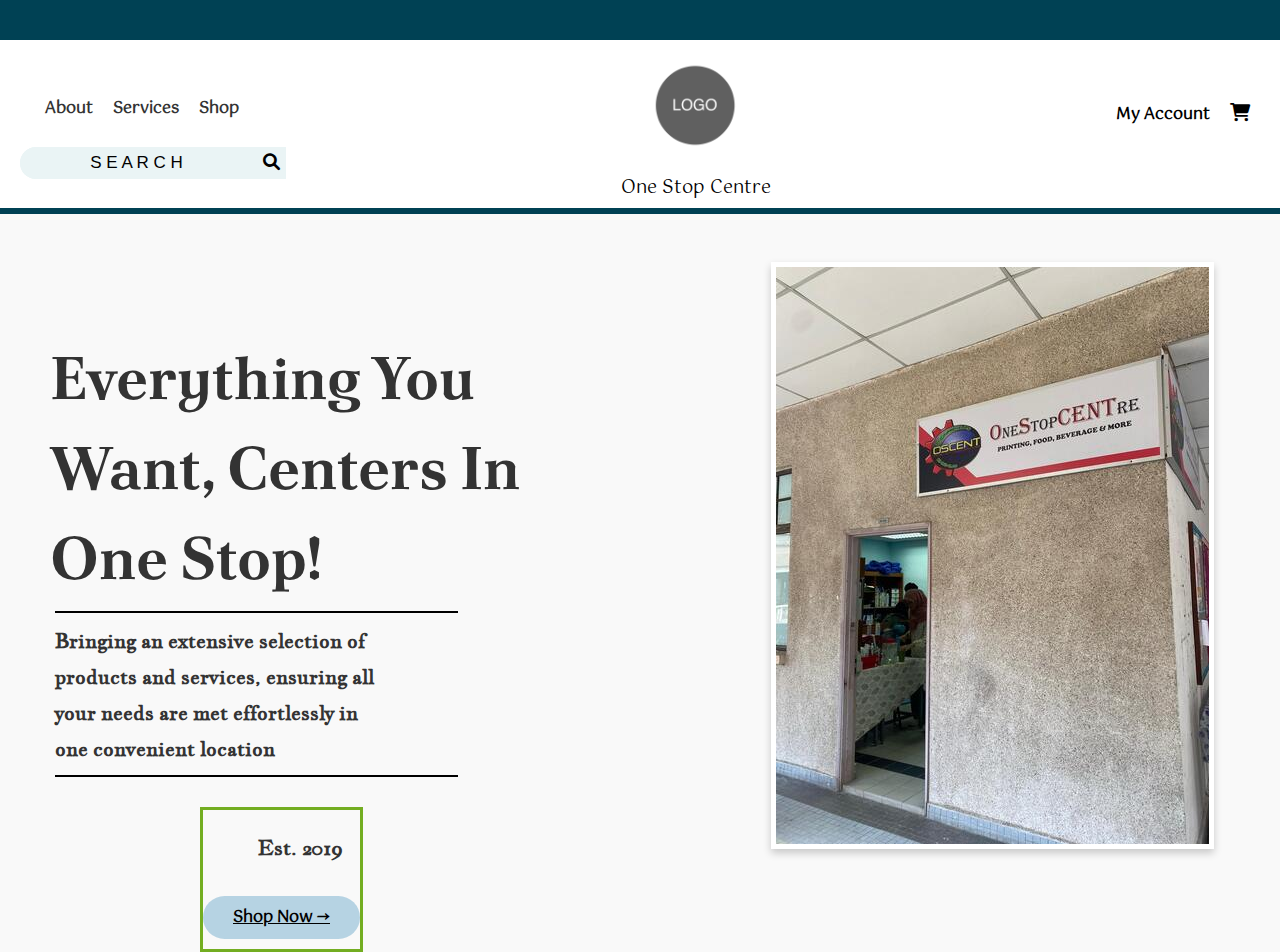
<file: santaiKAWAN/index.html>
<!DOCTYPE html>
<html lang="en">
  <head>
    <meta charset="UTF-8" />
    <meta name="viewport" content="width=device-width, initial-scale=1.0" />
    <title>Oscent | KOOP terbaik!</title>
    <link rel="stylesheet" href="style.css" />
    <link
      href="https://fonts.googleapis.com/css2?family=Jacques+Francois&family=Poppins:wght@300;400;500;700&display=swap"
      rel="stylesheet"
    />
    <link
      rel="stylesheet"
      href="https://cdnjs.cloudflare.com/ajax/libs/font-awesome/6.0.0/css/all.min.css"
    />
    <link href="https://fonts.googleapis.com/css2?family=Cedarville+Cursive&family=Eater&family=Gotu&family=Jacques+Francois&family=Julius+Sans+One&family=Parkinsans:wght@300..800&family=Playwrite+NL+Guides&family=Poltawski+Nowy:ital,wght@0,400..700;1,400..700&family=Poppins:ital,wght@0,100;0,200;0,300;0,400;0,500;0,600;0,700;0,800;0,900;1,100;1,200;1,300;1,400;1,500;1,600;1,700;1,800;1,900&display=swap" rel="stylesheet">
  </head>
  <body>

    <!---------------------- NAVBAR------------------------->
    <div class="bar">
    </div>
    <header>
      <div class="navbar">
        <!-- Left Navbar -->
        <div class="navbar-left">
          <ul>
            <li><a href="#footer">About</a></li>
            <li><a href="servicepage.html">Services</a></li>
            <li><a href="shop.html">Shop</a></li>
          </ul>
          <div class="search-container"> 
            <form action="/action_page.php">
              <input type="text" placeholder="S E A R C H" name="search">
              <button type="submit">
                <i class="fa fa-search"></i> 
              </button>
            </form>
          </div>
        </div>

        <!-- Center Navbar -->
        <div class="navbar-center">
          <a href="index.html">
            <img
              src="Oscent_Pictures/logo-placeholder.png"
              alt="Logo"
              class="logo"
              width="120"
            />
          </a>
          <h1 class="tagline">One Stop Centre</h1>
        </div>

        <!-- Right Navbar -->
        <div class="navbar-right">
          <ul>
            <li><a href="account.html">My Account</a></li>
            <li>
              <a href="cart.html">
                <i class="fa fa-shopping-cart cart-icon"></i>
              </a>
            </li>
          </ul>
        </div>
      </div>
    </header>
    <br>
    <br>

    <!-- LANDING PAGE -->
    <div class="landing-page">
        <div class="row">
          <div class="col-2">
            <h2>Everything You <br> Want, Centers In <br> One Stop!</h2>
            <p class="para">Bringing an extensive selection of <br> products and services, ensuring all <br> your needs are met effortlessly in <br> one convenient location</p>
            
            <div class="estNbutton">
           <p class="est">Est. 2019</p>
            <a href="shop.html" class="btn">Shop Now &#8594;</a>
          </div>
            </div>
          <div class="col-2">
            <img src="images/depanKedai.png" alt="Store Front">
          </div>
        </div>
      </div>
    </div>


  </body>
</html>
</file>
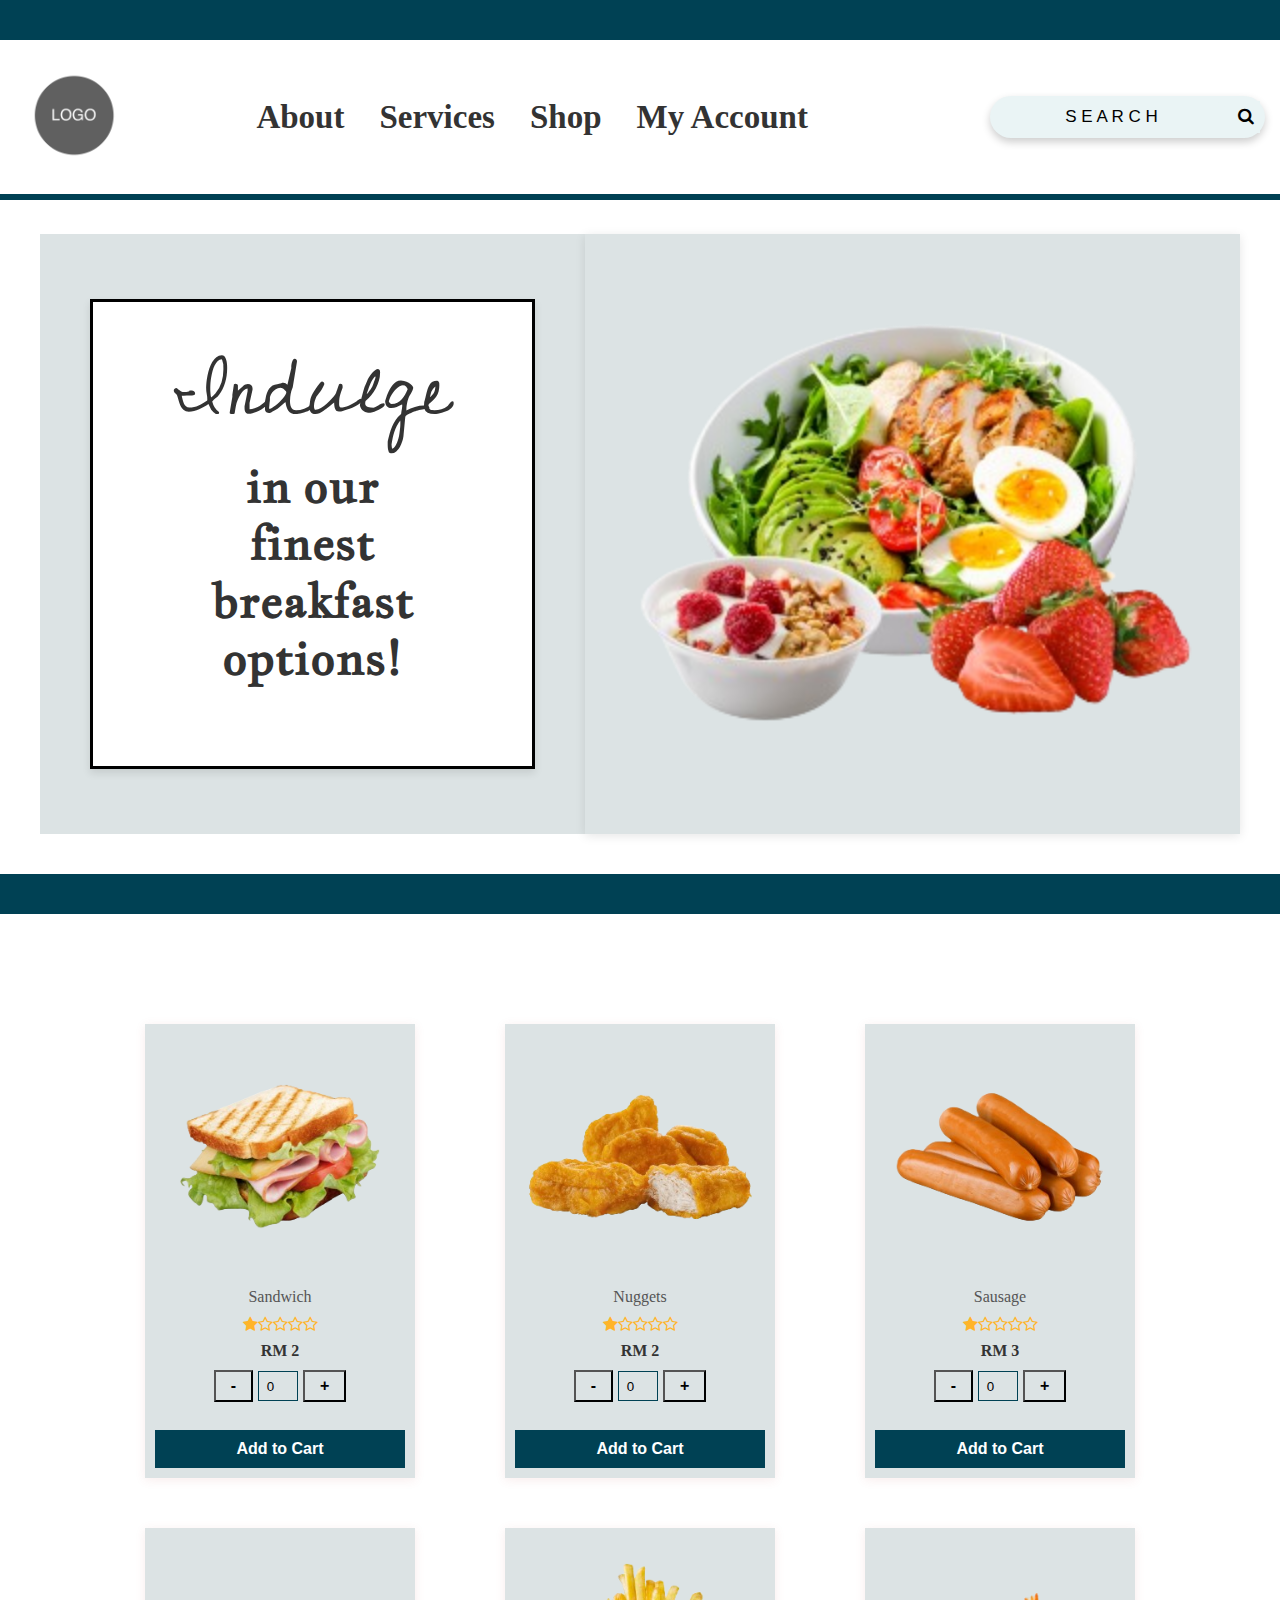
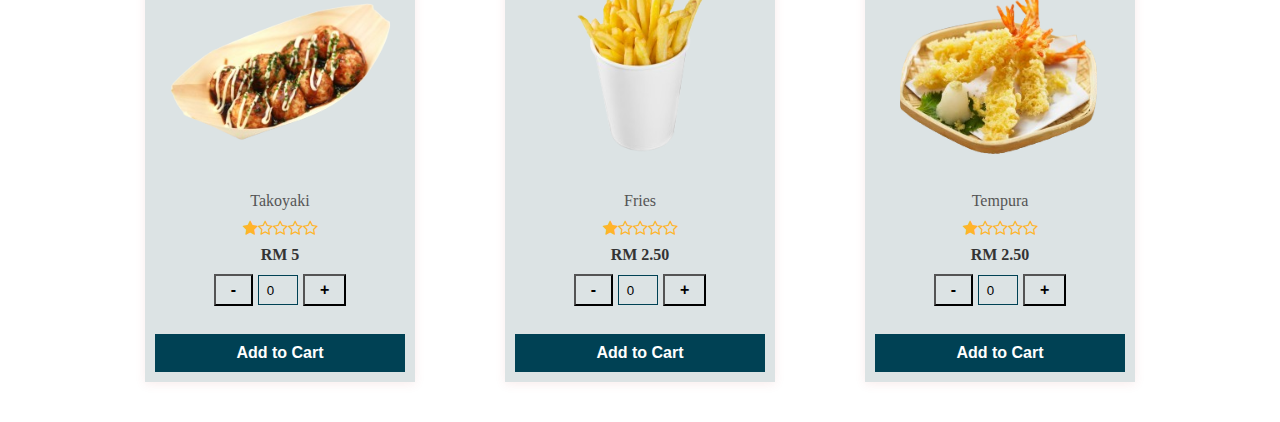
<file: santaiKAWAN/breakfast.html>
<!DOCTYPE html>
<html lang="en">
  <head>
    <meta charset="UTF-8" />
    <meta name="viewport" content="width=device-width, initial-scale=1.0" />
    <title>Oscent | Breakfast</title>
    <link rel="stylesheet" href="bkstyle.css" />
    <link
      href="https://fonts.googleapis.com/css2?family=Jacques+Francois&family=Parkinsans:wght@300..800&family=Poppins:ital,wght@0,100;0,200;0,300;0,400;0,500;0,600;0,700;0,800;0,900;1,100;1,200;1,300;1,400;1,500;1,600;1,700;1,800;1,900&display=swap"
      rel="stylesheet"
    />
    <link
      href="https://fonts.googleapis.com/css2?family=Eater&family=Jacques+Francois&family=Parkinsans:wght@300..800&family=Poppins:ital,wght@0,100;0,200;0,300;0,400;0,500;0,600;0,700;0,800;0,900;1,100;1,200;1,300;1,400;1,500;1,600;1,700;1,800;1,900&display=swap"
      rel="stylesheet"
    />
    <link
      href="https://fonts.googleapis.com/css2?family=Cedarville+Cursive&family=Eater&family=Jacques+Francois&family=Parkinsans:wght@300..800&family=Poppins:ital,wght@0,100;0,200;0,300;0,400;0,500;0,600;0,700;0,800;0,900;1,100;1,200;1,300;1,400;1,500;1,600;1,700;1,800;1,900&display=swap"
      rel="stylesheet"
    />
    <link
      rel="stylesheet"
      href="//maxcdn.bootstrapcdn.com/font-awesome/4.1.0/css/font-awesome.min.css"
    />
    <link
      href="https://fonts.googleapis.com/css2?family=Cedarville+Cursive&family=Eater&family=Jacques+Francois&family=Parkinsans:wght@300..800&family=Playwrite+NL+Guides&family=Poppins:ital,wght@0,100;0,200;0,300;0,400;0,500;0,600;0,700;0,800;0,900;1,100;1,200;1,300;1,400;1,500;1,600;1,700;1,800;1,900&display=swap"
      rel="stylesheet"
    />
  </head>
  <body>
    <!---------------------- NAVBAR ------------------------->
    <div class="bar"></div>
    <header>
      <div class="containerthatcontains">
        <div class="logo">
          <a href="index.html">
            <img
              src="Oscent_Pictures/logo-placeholder.png"
              alt="Logo"
              class="logo"
              width="120"
            />
          </a>
        </div>
        <div class="links">
          <li><a href="#">About</a></li>
          <li><a href="servicepage.html">Services</a></li>
          <li><a href="shop.html">Shop</a></li>
          <li><a href="login.html">My Account</a></li>
          <li>
            <a href="cart1.html">
              <i class="fas fa-shopping-bag"></i>
            </a>
          </li>
        </div>
        <div class="search-container">
          <form action="/action_page.php">
            <input type="text" placeholder="S E A R C H" name="search" />
            <button type="submit">
              <i class="fa fa-search"></i>
            </button>
          </form>
        </div>
      </div>
    </header>

    <!---------------POSTER -------------------------->
    <div class="poster">
      <div class="poster-content">
        <div class="image-box">
          <img src="images/breakfastmenu.png" alt="Sandwich" />
        </div>
        <div class="text-box">
          <div class="text-content">
            <h1>Indulge</h1>
            <h2>
              <br />
              in our <br />
              finest <br />
              breakfast <br />
              options!
            </h2>
          </div>
        </div>
      </div>
    </div>
    <div class="bar"></div>

    <!------------------------ BREAKFAST OPTIONS ----------------------------->
    <div class="breakfast-options">
      <div class="small-container">
        <h2 class="title"></h2>
        <!--remove this and you die-->

        <!-- first row -->
        <div class="row">
          <div class="col-4">
            <img src="images/sandwich.png" alt="" />
            <h4>Sandwich</h4>
            <div class="rating">
              <i class="fa fa-star"></i>
              <i class="fa fa-star-o"></i>
              <i class="fa fa-star-o"></i>
              <i class="fa fa-star-o"></i>
              <i class="fa fa-star-o"></i>
            </div>
            <p>RM 2</p>

            <div class="quantity">
              <button type="button" class="quantity-btn">-</button>
              <input
                type="number"
                class="quantity-input"
                name="quantity"
                value="0"
                min="0"
              />
              <button type="button" class="quantity-btn">+</button>
            </div>
            <br />
            <!--add to cart button-->
            <button
              type="button"
              class="addtocart"
              data-name="waterbottle"
              data-price="1.00"
            >
              Add to Cart
            </button>
          </div>

          <div class="col-4">
            <img src="images/nuggets.png" alt="" />
            <h4>Nuggets</h4>
            <div class="rating">
              <i class="fa fa-star"></i>
              <i class="fa fa-star-o"></i>
              <i class="fa fa-star-o"></i>
              <i class="fa fa-star-o"></i>
              <i class="fa fa-star-o"></i>
            </div>
            <p>RM 2</p>
            <div class="quantity">
              <button type="button" class="quantity-btn">-</button>
              <input
                type="number"
                class="quantity-input"
                name="quantity"
                value="0"
                min="0"
              />
              <button type="button" class="quantity-btn">+</button>
            </div>
            <br />
            <!--add to cart button-->
            <button
              type="button"
              class="addtocart"
              data-name="waterbottle"
              data-price="1.00"
            >
              Add to Cart
            </button>
          </div>

          <div class="col-4">
            <img src="images/sausage.png" alt="" />
            <h4>Sausage</h4>
            <div class="rating">
              <i class="fa fa-star"></i>
              <i class="fa fa-star-o"></i>
              <i class="fa fa-star-o"></i>
              <i class="fa fa-star-o"></i>
              <i class="fa fa-star-o"></i>
            </div>
            <p>RM 3</p>
            <div class="quantity">
              <button type="button" class="quantity-btn">-</button>
              <input
                type="number"
                class="quantity-input"
                name="quantity"
                value="0"
                min="0"
              />
              <button type="button" class="quantity-btn">+</button>
            </div>
            <br />
            <!--add to cart button-->
            <button
              type="button"
              class="addtocart"
              data-name="waterbottle"
              data-price="1.00"
            >
              Add to Cart
            </button>
          </div>
        </div>

        <!-- second row -->
        <div class="row">
          <div class="col-4">
            <img src="images/takoyaki.png" alt="" />
            <h4>Takoyaki</h4>
            <div class="rating">
              <i class="fa fa-star"></i>
              <i class="fa fa-star-o"></i>
              <i class="fa fa-star-o"></i>
              <i class="fa fa-star-o"></i>
              <i class="fa fa-star-o"></i>
            </div>
            <p>RM 5</p>
            <div class="quantity">
              <button type="button" class="quantity-btn">-</button>
              <input
                type="number"
                class="quantity-input"
                name="quantity"
                value="0"
                min="0"
              />
              <button type="button" class="quantity-btn">+</button>
            </div>
            <br />
            <!--add to cart button-->
            <button
              type="button"
              class="addtocart"
              data-name="waterbottle"
              data-price="1.00"
            >
              Add to Cart
            </button>
          </div>

          <div class="col-4">
            <img src="images/fries.png" alt="" />
            <h4>Fries</h4>
            <div class="rating">
              <i class="fa fa-star"></i>
              <i class="fa fa-star-o"></i>
              <i class="fa fa-star-o"></i>
              <i class="fa fa-star-o"></i>
              <i class="fa fa-star-o"></i>
            </div>
            <p>RM 2.50</p>
            <div class="quantity">
              <button type="button" class="quantity-btn">-</button>
              <input
                type="number"
                class="quantity-input"
                name="quantity"
                value="0"
                min="0"
              />
              <button type="button" class="quantity-btn">+</button>
            </div>
            <br />
            <!--add to cart button-->
            <button
              type="button"
              class="addtocart"
              data-name="waterbottle"
              data-price="1.00"
            >
              Add to Cart
            </button>
          </div>

          <div class="col-4">
            <img src="images/tempura.png" alt="" />
            <h4>Tempura</h4>
            <div class="rating">
              <i class="fa fa-star"></i>
              <i class="fa fa-star-o"></i>
              <i class="fa fa-star-o"></i>
              <i class="fa fa-star-o"></i>
              <i class="fa fa-star-o"></i>
            </div>
            <p>RM 2.50</p>
            <div class="quantity">
              <button type="button" class="quantity-btn">-</button>
              <input
                type="number"
                class="quantity-input"
                name="quantity"
                value="0"
                min="0"
              />
              <button type="button" class="quantity-btn">+</button>
            </div>
            <br />
            <!--add to cart button-->
            <button
              type="button"
              class="addtocart"
              data-name="waterbottle"
              data-price="1.00"
            >
              Add to Cart
            </button>
          </div>
        </div>
      </div>
    </div>
  </body>
</html>
</file>
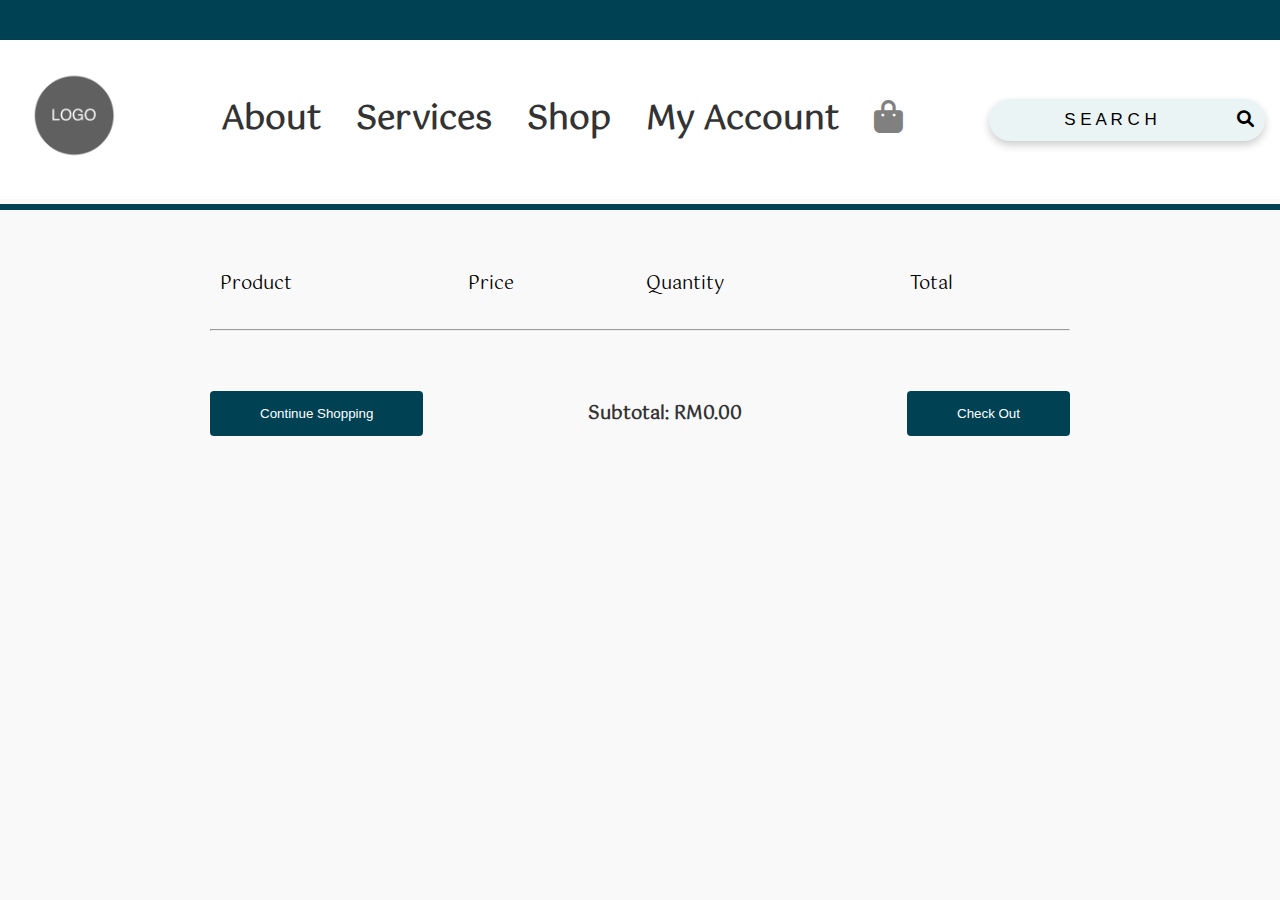
<file: santaiKAWAN/cart1.html>
<!DOCTYPE html>
<html lang="en">
  <head>
    <meta charset="UTF-8" />
    <meta name="viewport" content="width=device-width, initial-scale=1.0" />
    <title>Paper Material| Oscent</title>
    <link rel="stylesheet" href="cart1.css" />
    <link
      href="https://fonts.googleapis.com/css2?family=Jacques+Francois&family=Poppins:wght@300;400;500;700&display=swap"
      rel="stylesheet"
    />
    <link
      rel="stylesheet"
      href="https://cdnjs.cloudflare.com/ajax/libs/font-awesome/6.0.0/css/all.min.css"
    />
    <link
      href="https://fonts.googleapis.com/css2?family=Cedarville+Cursive&family=Eater&family=Gotu&family=Jacques+Francois&family=Julius+Sans+One&family=Parkinsans:wght@300..800&family=Playwrite+NL+Guides&family=Poltawski+Nowy:ital,wght@0,400..700;1,400..700&family=Poppins:ital,wght@0,100;0,200;0,300;0,400;0,500;0,600;0,700;0,800;0,900;1,100;1,200;1,300;1,400;1,500;1,600;1,700;1,800;1,900&display=swap"
      rel="stylesheet"
    />
    <link rel="preconnect" href="https://fonts.googleapis.com" />
    <link rel="preconnect" href="https://fonts.gstatic.com" crossorigin />
    <link
      href="https://fonts.googleapis.com/css2?family=Asul:wght@400;700&family=Cedarville+Cursive&family=Didact+Gothic&family=Eater&family=Gotu&family=Jacques+Francois&family=Julius+Sans+One&family=Parkinsans:wght@300..800&family=Playwrite+NL+Guides&family=Poltawski+Nowy:ital,wght@0,400..700;1,400..700&family=Poppins:ital,wght@0,100;0,200;0,300;0,400;0,500;0,600;0,700;0,800;0,900;1,100;1,200;1,300;1,400;1,500;1,600;1,700;1,800;1,900&display=swap"
      rel="stylesheet"
    />
  </head>
  <body>
    <!---------------------- NAVBAR------------------------->
    <div class="bar"></div>

    <header>
      <div class="containerthatcontains">
        <div class="logo">
          <a href="index.html">
            <img
              src="Oscent_Pictures/logo-placeholder.png"
              alt="Logo"
              class="logo"
              width="120"
            />
          </a>
        </div>
        <div class="links">
          <li><a href="#">About</a></li>
          <li><a href="servicepage.html">Services</a></li>
          <li><a href="shop.html">Shop</a></li>
          <li><a href="login.html">My Account</a></li>
          <li>
            <a href="cart1.html">
              <i class="fas fa-shopping-bag"></i>
            </a>
          </li>
        </div>

        <div class="search-container">
          <form action="/action_page.php">
            <input type="text" placeholder="S E A R C H" name="search" />
            <button type="submit">
              <i class="fa fa-search"></i>
            </button>
          </form>
        </div>
      </div>
    </header>

    <!---------------------- CART ------------------------->

    <div class="bigcontainer">
      <div class="cart-container">
   
        <table>
          <thead>
            <tr>
              <th>Product</th>
              <th>Price</th>
              <th>Quantity</th>
              <th>Total</th>
            </tr>
          </thead>
          <tbody id="cartItemsTable"></tbody>
        </table>
        <hr>
        <br>
        <br>
        <div class="cart-footer">
          <button
            id="continueShopping"
            onclick="window.location.href='homepage.html'"
          >
            Continue Shopping
          </button>
          <p id="subtotal">Subtotal: RM0.00</p>
          <button id="checkoutButton">Check Out</button>
        </div>
      </div>
    </div>
  </body>
  

    <!--------------script-->
    <script src="cart1.js"></script>
  </body>
</html>
</file>
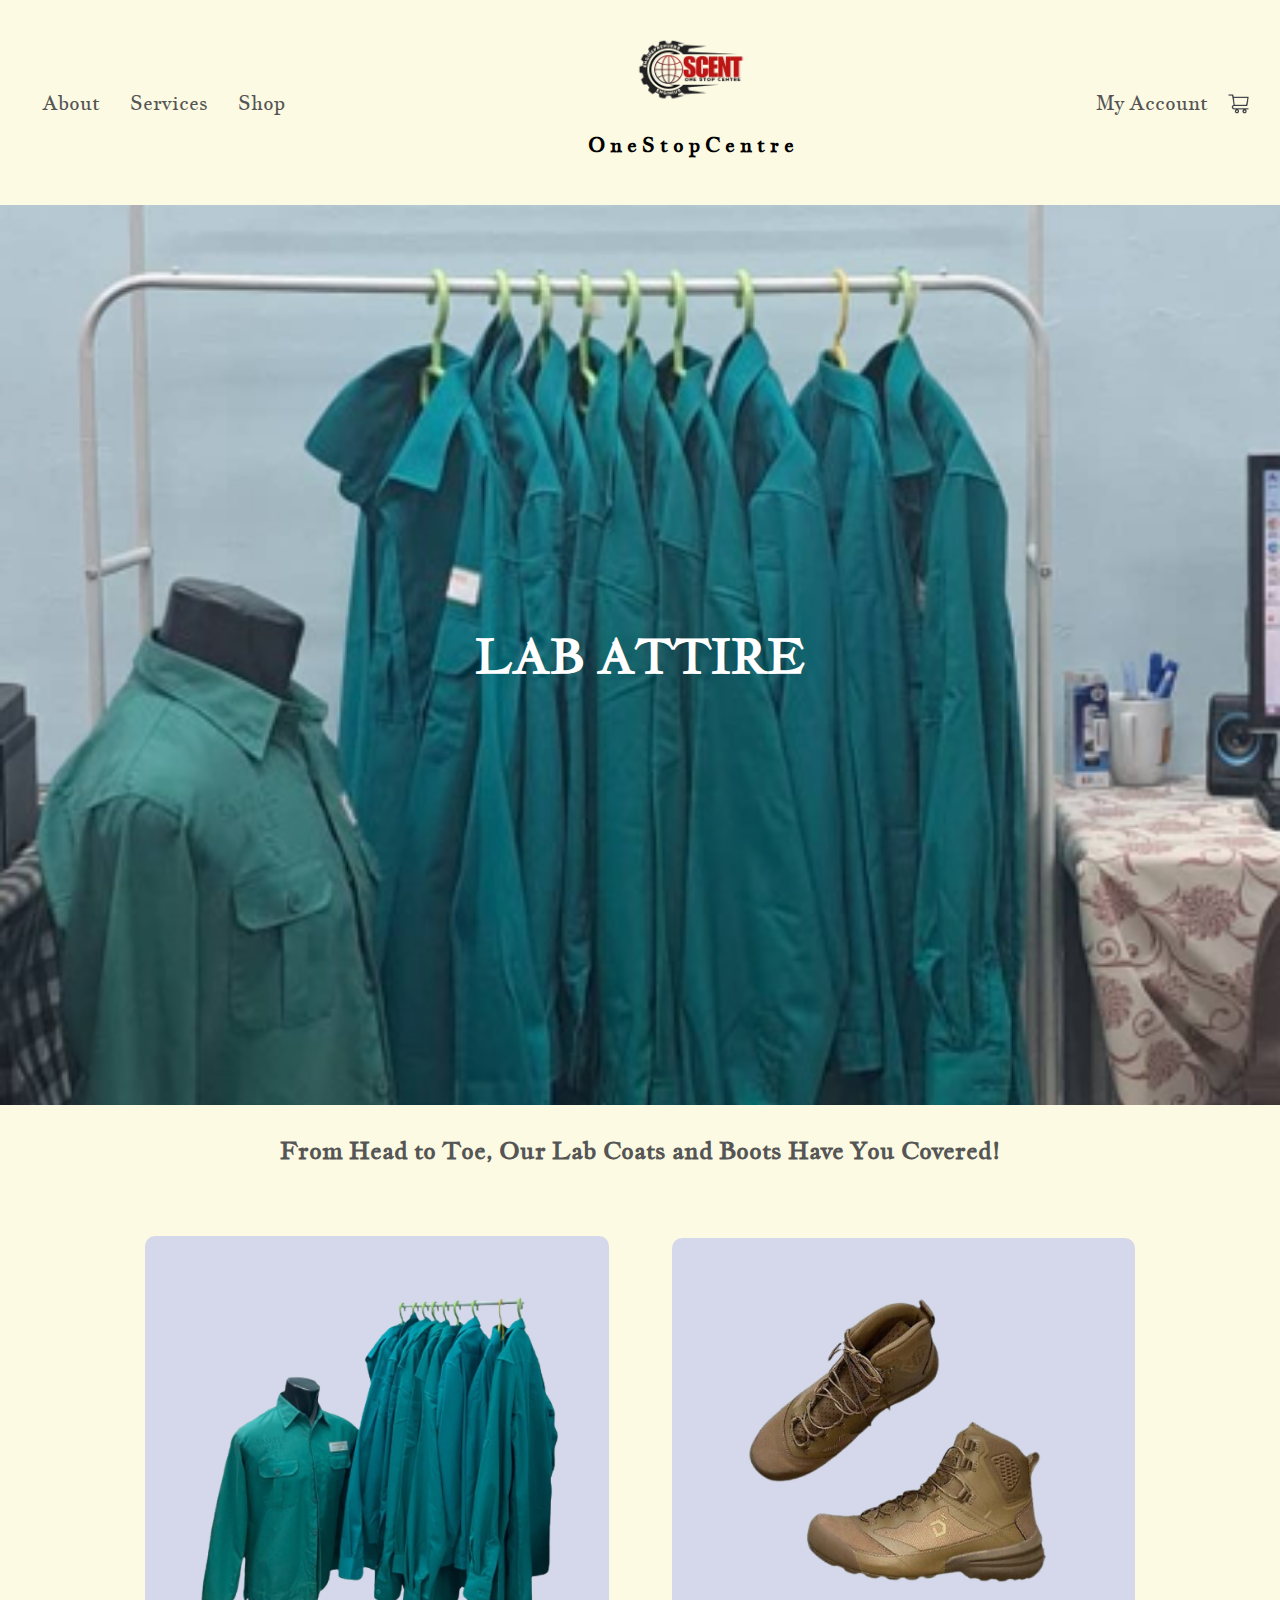
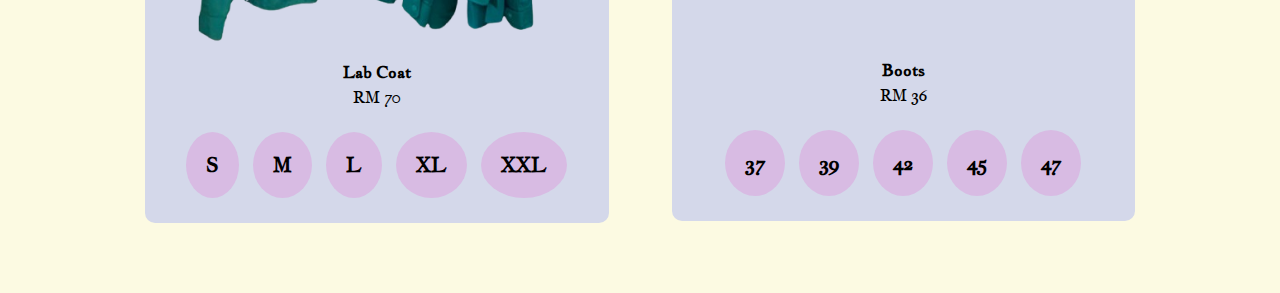
<file: santaiKAWAN/lab.html>
<!DOCTYPE html>
<html lang="en">
  <head>
    <meta charset="UTF-8" />
    <meta name="viewport" content="width=device-width, initial-scale=1.0" />
    <title>Oscent | Lab Attire</title>
    <link rel="stylesheet" href="labstyle.css" />
    <link
      href="https://fonts.googleapis.com/css2?family=Jacques+Francois&family=Parkinsans:wght@300..800&family=Poppins:ital,wght@0,100;0,200;0,300;0,400;0,500;0,600;0,700;0,800;0,900;1,100;1,200;1,300;1,400;1,500;1,600;1,700;1,800;1,900&display=swap"
      rel="stylesheet"
    />
    <link href="https://fonts.googleapis.com/css2?family=Eater&family=Jacques+Francois&family=Parkinsans:wght@300..800&family=Poppins:ital,wght@0,100;0,200;0,300;0,400;0,500;0,600;0,700;0,800;0,900;1,100;1,200;1,300;1,400;1,500;1,600;1,700;1,800;1,900&display=swap" rel="stylesheet">
    <link
      rel="stylesheet"
      href="//maxcdn.bootstrapcdn.com/font-awesome/4.1.0/css/font-awesome.min.css"
    />
  </head>
  <body>
    <div class="header">
        <div class="container">
          <div class="navbar">
              <!-- LEFT NAVBAR -->
               <div class="navbar-left">
                  <ul>
                      <li><a href="">About</a></li>
                      <li><a href="">Services</a></li>
                      <li><a href="shop.html">Shop</a></li></nav>
                    </ul>
               </div>
               <!-- RIGHT NAVBAR-->
               <div class="navbar-center">
                  <div class="logo-icon">
                    <a href="index.html"><img src="images/logo.png" alt="" width="130px" height="120px"></a>
                     
                      <h1>O n e S t o p C e n t r e</h1>
                  </div>
               </div>
               <div class="navbar-right">
                  <ul>
                      <li><a href="">My Account</a></li>
                  </ul>
                  <img src="images/cart.png" alt="" width="30px" height="30px">
               </div>
          </div>
        </div>       
                
          <!------------- POSTER ----------------->
          <div class="poster">
            <img src="images/labClothes.png" width="3200px" height="1080px">
            <div class="poster-text">
                <h4>LAB ATTIRE</h4>
            </div>
            </div>
            <!------------- options --------------->
            <div class="lab-options">
                <div class="small-container">
                    <h2 class="title">From Head to Toe, Our Lab Coats and Boots Have You Covered!</h2>
                    <div class="row">
                        <div class="col-4">
                            <img src="images/coat-removebg-preview.png" alt="">
                            <h4>Lab Coat</h4>
                            <p>RM 70</p>
                            <a href="easteregg.html" class="btn">S</a>
                            <a href="easteregg.html" class="btn">M</a>
                            <a href="easteregg.html" class="btn">L</a>
                            <a href="easteregg.html" class="btn">XL</a>
                            <a href="easteregg.html" class="btn">XXL</a>
                        </div>
                        <div class="col-4">
                            <img src="images/boots-removebg-preview.png" alt="">
                            <h4>Boots</h4>
                            <p>RM 36</p>
                            <a href="easteregg.html" class="btn">37</a>
                            <a href="easteregg.html" class="btn">39</a>
                            <a href="easteregg.html" class="btn">42</a>
                            <a href="easteregg.html" class="btn">45</a>
                            <a href="easteregg.html" class="btn">47</a>
                        </div>
                    </div>
                </div>
            </div>
            
</body>
</html>
</file>
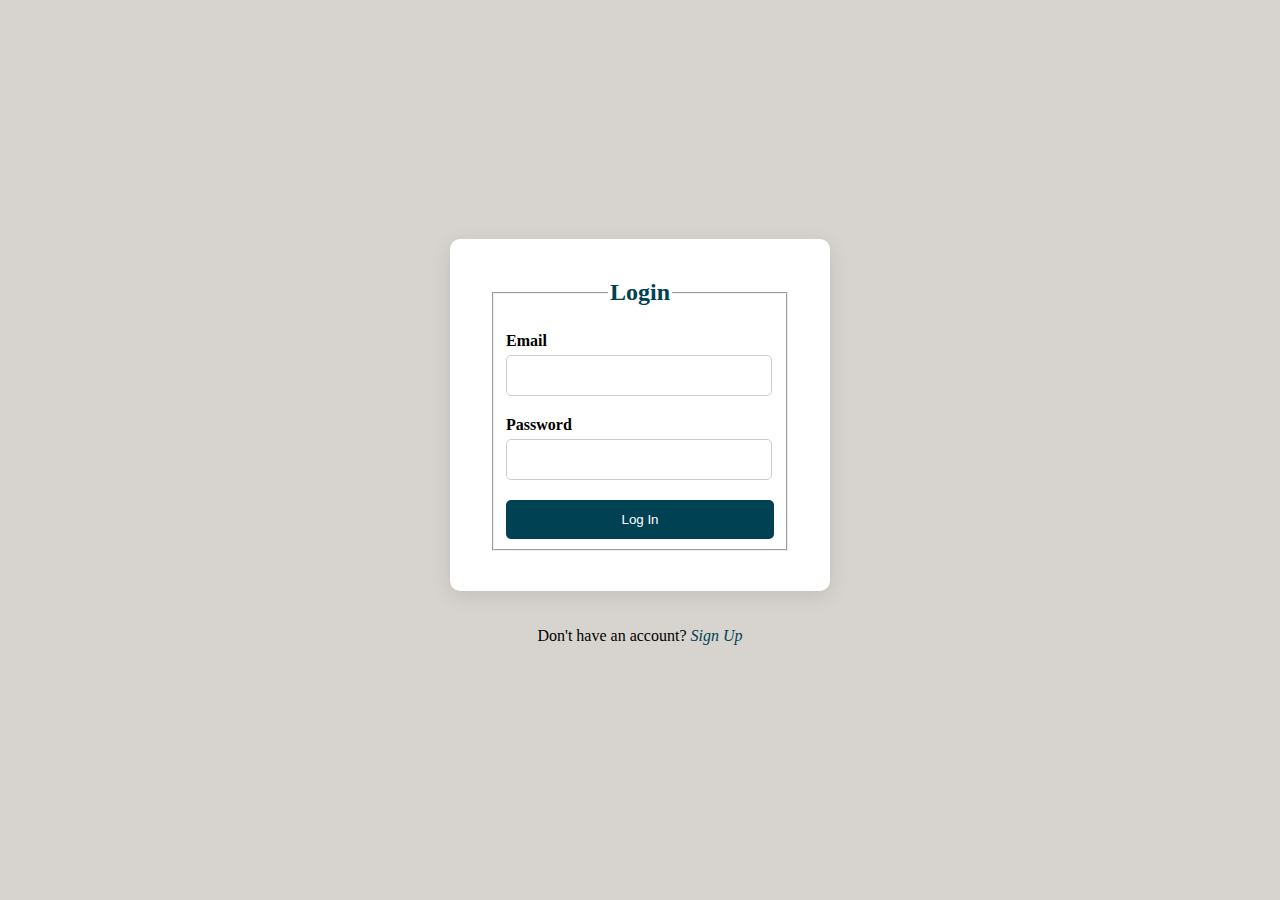
<file: santaiKAWAN/login.html>
<!DOCTYPE html>
<html lang="en">
  <head>
    <meta charset="UTF-8" />
    <meta name="viewport" content="width=device-width, initial-scale=1.0" />
    <title>Oscent | Login</title>
    <link rel="stylesheet" href="loginreg.css" />
  </head>
  <body>
    <div class="container">
      <form id="loginForm" class="login-form">
        <fieldset>
          <legend class="legend"><span class="oscent">Login</span></legend>
          <div class="form-group">
            <label for="email">Email</label>
            <input type="email" id="email" name="email" required />
          </div>
          <div class="form-group">
            <label for="password">Password</label>
            <input type="password" id="password" name="password" required />
          </div>
          <button type="submit" class="btn-login">Log In</button>
        </fieldset>
      </form>
      <div class="signup-section">
        <p>
          Don't have an account?
          <a href="signup.html" class="signup-link">Sign Up</a>
        </p>
      </div>
    </div>
    <script src="script1.js"></script>
  </body>
</html>
</file>
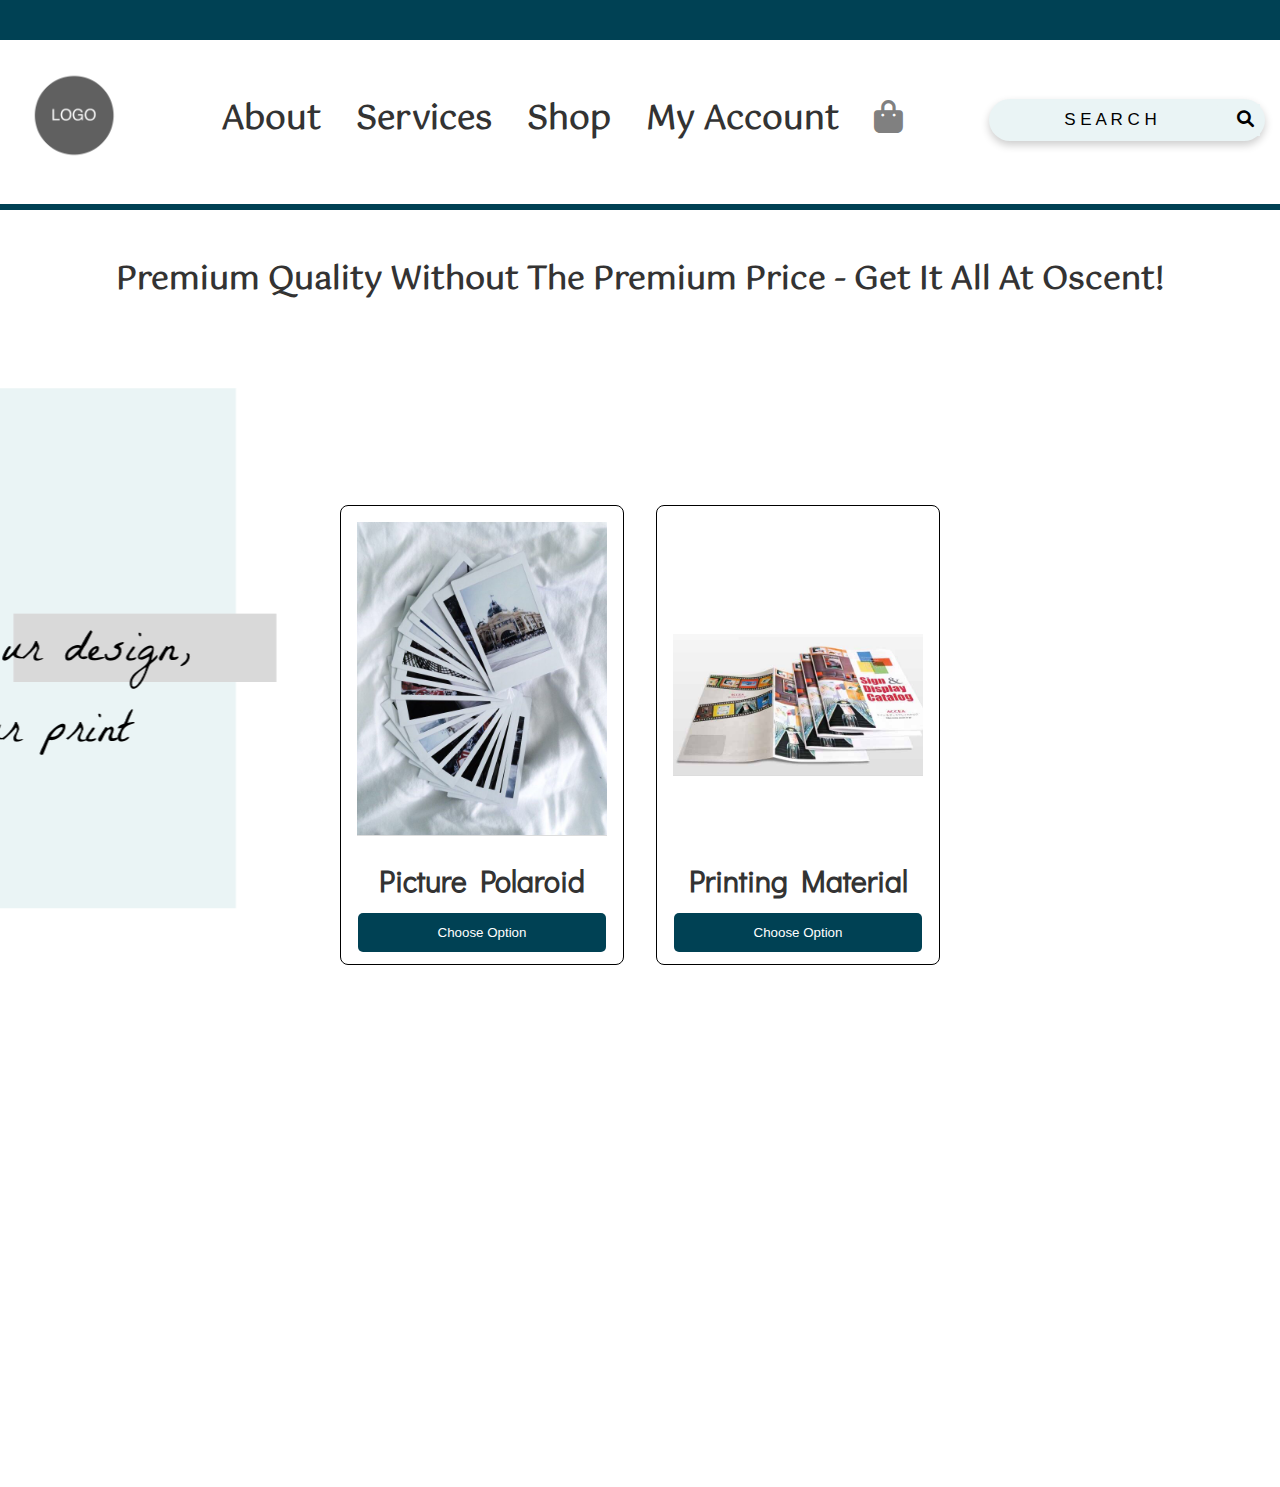
<file: santaiKAWAN/servicepage.html>
<!DOCTYPE html>
<html lang="en">
  <head>
    <meta charset="UTF-8" />
    <meta name="viewport" content="width=device-width, initial-scale=1.0" />
    <title>Service Page</title>
    <link rel="stylesheet" href="servicepage.css" />
    <link
      href="https://fonts.googleapis.com/css2?family=Jacques+Francois&family=Poppins:wght@300;400;500;700&display=swap"
      rel="stylesheet"
    />
    <link
      rel="stylesheet"
      href="https://cdnjs.cloudflare.com/ajax/libs/font-awesome/6.0.0/css/all.min.css"
    />
    <link
      href="https://fonts.googleapis.com/css2?family=Cedarville+Cursive&family=Eater&family=Gotu&family=Jacques+Francois&family=Julius+Sans+One&family=Parkinsans:wght@300..800&family=Playwrite+NL+Guides&family=Poltawski+Nowy:ital,wght@0,400..700;1,400..700&family=Poppins:ital,wght@0,100;0,200;0,300;0,400;0,500;0,600;0,700;0,800;0,900;1,100;1,200;1,300;1,400;1,500;1,600;1,700;1,800;1,900&display=swap"
      rel="stylesheet"
    />
    <link rel="preconnect" href="https://fonts.googleapis.com" />
    <link rel="preconnect" href="https://fonts.gstatic.com" crossorigin />
    <link
      href="https://fonts.googleapis.com/css2?family=Asul:wght@400;700&family=Cedarville+Cursive&family=Didact+Gothic&family=Eater&family=Gotu&family=Jacques+Francois&family=Julius+Sans+One&family=Parkinsans:wght@300..800&family=Playwrite+NL+Guides&family=Poltawski+Nowy:ital,wght@0,400..700;1,400..700&family=Poppins:ital,wght@0,100;0,200;0,300;0,400;0,500;0,600;0,700;0,800;0,900;1,100;1,200;1,300;1,400;1,500;1,600;1,700;1,800;1,900&display=swap"
      rel="stylesheet"
    />
  </head>
  <body>
    <!---------------------- NAVBAR------------------------->
    <div class="bar"></div>

    <header>
      <div class="containerthatcontains">
        <div class="logo">
          <a href="index.html">
            <img
              src="Oscent_Pictures/logo-placeholder.png"
              alt="Logo"
              class="logo"
              width="120"
            />
          </a>
        </div>
        <div class="links">
          <li><a href="#">About</a></li>
          <li><a href="servicepage.html">Services</a></li>
          <li><a href="shop.html">Shop</a></li>
          <li><a href="login.html">My Account</a></li>
          <li>
            <a href="cart1.html">
              <i class="fas fa-shopping-bag"></i>
            </a>
          </li>
        </div>

        <div class="search-container">
          <form action="/action_page.php">
            <input type="text" placeholder="S E A R C H" name="search" />
            <button type="submit">
              <i class="fa fa-search"></i>
            </button>
          </form>
        </div>
      </div>
    </header>

    <!-----------------OPTIONS------------------>
    <section id="services">
      <br />
      <br />
      <h1>Premium Quality Without The Premium Price - Get It All At Oscent!</h1>
      <br />
      <br />
      <br />

      <!-- Container for image and service options -->
      <div class="column-2-container">
        <!-- Image -->
        <div class="servicemsg">
          <img
            src="Oscent_Pictures/servicepagemessage1.png"
            alt="Service Message"
          />
        </div>

        <!-- Service options -->
        <div class="column-2">
          <div class="service-option">
            <img src="Oscent_Pictures/Polaroid 1.jpg" alt="Service 1" />
            <div class="popup">
              <p>Polaroid</p>
            </div>
            <h3>Picture Polaroid</h3>
            <button class="button-description">
              <a
                href="polaroidcheckout.html"
                class="take-a-look-button"
                style="text-decoration: none; color: white"
                >Choose Option</a
              >
            </button>
          </div>

          <div class="service-option2">
            <img
              src="Oscent_Pictures/Material Printing 1.jpg"
              alt="Service 2"
            />
            <div class="popup">
              <p>Printing Material for your Printing</p>
            </div>
            <h3>Printing Material</h3>
            <button class="button-description">
              <a
                href="materialcheckout.html"
                class="take-a-look-button"
                style="text-decoration: none; color: white"
                >Choose Option</a
              >
            </button>
          </div>
        </div>
      </div>
      <br />
      <br />
      <br />
      <br />
    </section>
  </body>
</html>
</file>
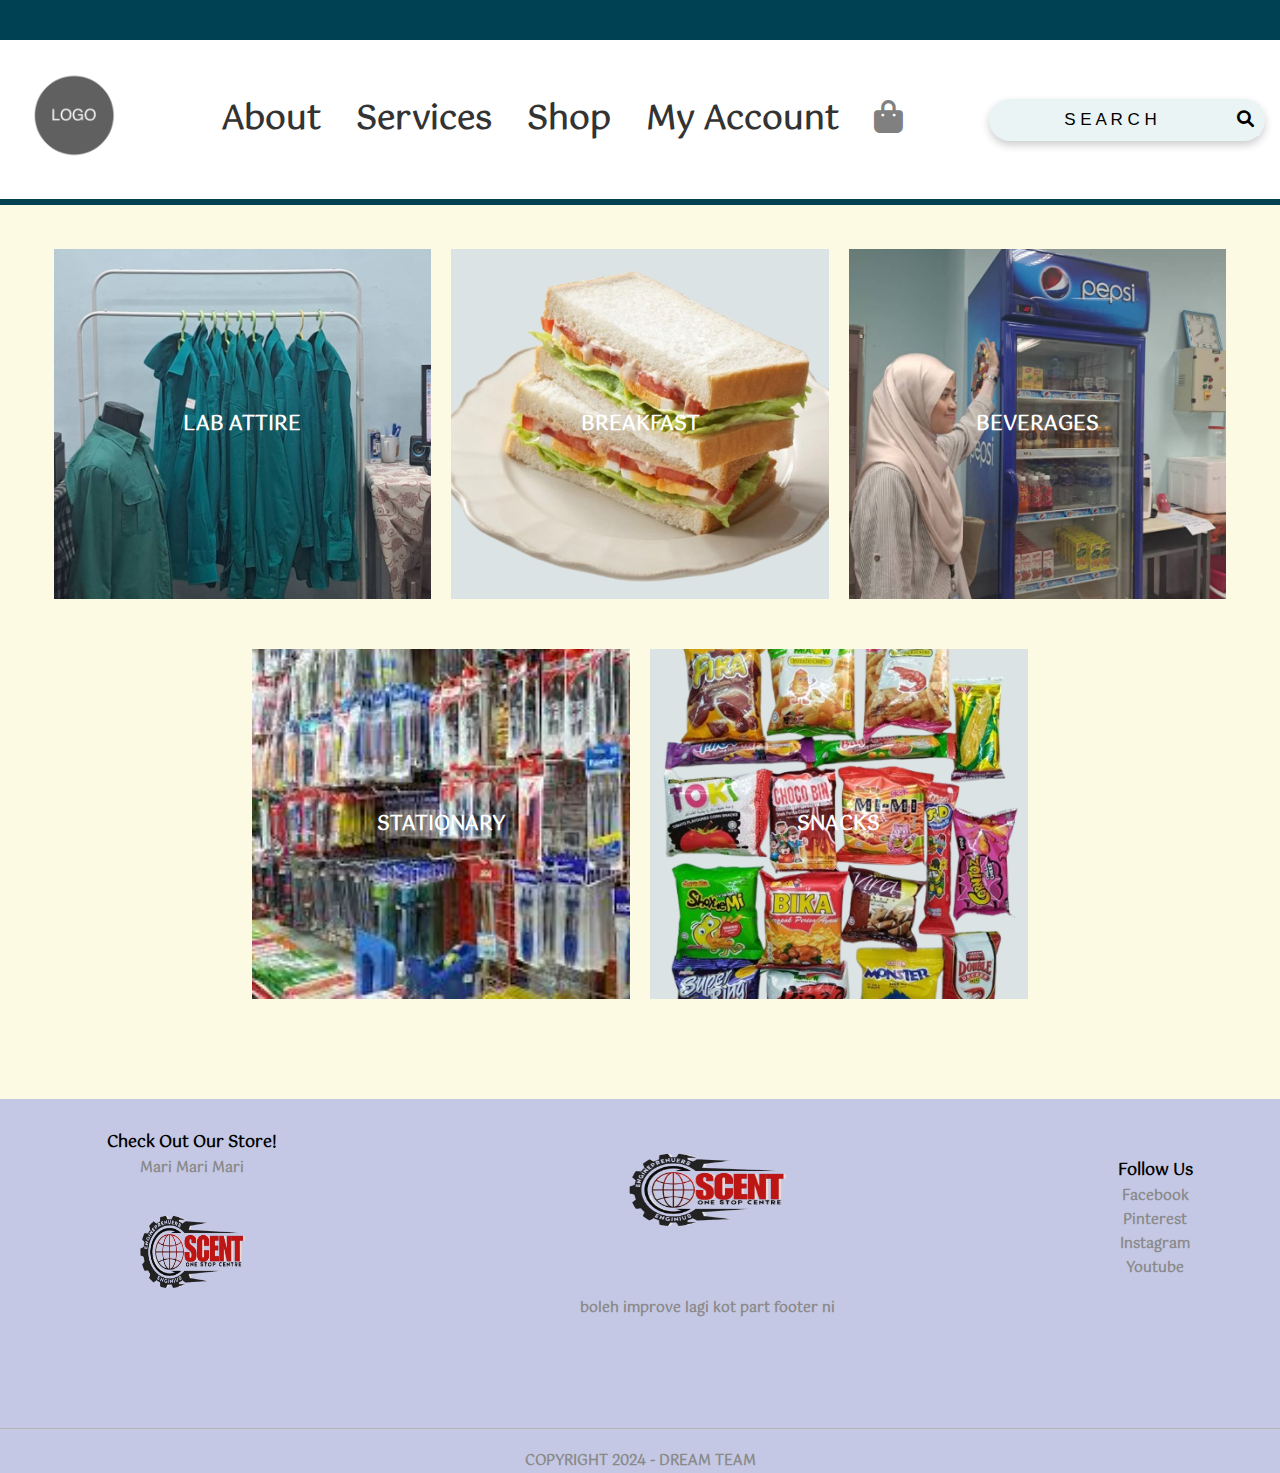
<file: santaiKAWAN/shop.html>
<!DOCTYPE html>
<html lang="en">
  <head>
    <meta charset="UTF-8" />
    <meta name="viewport" content="width=device-width, initial-scale=1.0" />
    <title>Shop | Oscent</title>
    <link rel="stylesheet" href="shstyle.css" />
    <link
      href="https://fonts.googleapis.com/css2?family=Jacques+Francois&family=Poppins:wght@300;400;500;700&display=swap"
      rel="stylesheet"
    />
    <link
      rel="stylesheet"
      href="https://cdnjs.cloudflare.com/ajax/libs/font-awesome/6.0.0/css/all.min.css"
    />
    <link
      href="https://fonts.googleapis.com/css2?family=Cedarville+Cursive&family=Eater&family=Gotu&family=Jacques+Francois&family=Julius+Sans+One&family=Parkinsans:wght@300..800&family=Playwrite+NL+Guides&family=Poltawski+Nowy:ital,wght@0,400..700;1,400..700&family=Poppins:ital,wght@0,100;0,200;0,300;0,400;0,500;0,600;0,700;0,800;0,900;1,100;1,200;1,300;1,400;1,500;1,600;1,700;1,800;1,900&display=swap"
      rel="stylesheet"
    />
    <link rel="preconnect" href="https://fonts.googleapis.com" />
    <link rel="preconnect" href="https://fonts.gstatic.com" crossorigin />
    <link
      href="https://fonts.googleapis.com/css2?family=Asul:wght@400;700&family=Cedarville+Cursive&family=Didact+Gothic&family=Eater&family=Gotu&family=Jacques+Francois&family=Julius+Sans+One&family=Parkinsans:wght@300..800&family=Playwrite+NL+Guides&family=Poltawski+Nowy:ital,wght@0,400..700;1,400..700&family=Poppins:ital,wght@0,100;0,200;0,300;0,400;0,500;0,600;0,700;0,800;0,900;1,100;1,200;1,300;1,400;1,500;1,600;1,700;1,800;1,900&display=swap"
      rel="stylesheet"
    />
  </head>
  <body>
    <!---------------------- NAVBAR------------------------->
    <div class="bar"></div>

    <header>
      <div class="containerthatcontains">
        <div class="logo">
          <a href="index.html">
            <img
              src="Oscent_Pictures/logo-placeholder.png"
              alt="Logo"
              class="logo"
              width="120"
            />
          </a>
        </div>
        <div class="links">
          <li><a href="#">About</a></li>
          <li><a href="servicepage.html">Services</a></li>
          <li><a href="shop.html">Shop</a></li>
          <li><a href="login.html">My Account</a></li>
          <li>
            <a href="cart1.html">
              <i class="fas fa-shopping-bag"></i>
            </a>
          </li>
        </div>

        <div class="search-container">
          <form action="/action_page.php">
            <input type="text" placeholder="S E A R C H" name="search" />
            <button type="submit">
              <i class="fa fa-search"></i>
            </button>
          </form>
        </div>
      </div>
    </header>


        <!--------------------------SHOP OPTIONS----------------------------->
        <div class="shop-options">
            <div class="small-container">
                <div class="row">
                    <div class="col-3">
                      <a href="lab.html"><img src="images/labClothes.png" alt="" ></a>
                      <a href="lab.html"><h2>LAB ATTIRE</h2></a>
                    </div>
                    <div class="col-3">
                      <a href="breakfast.html"><img src="images/sandwich2.png" alt=""></a>
                        <a href="breakfast.html"><h2>BREAKFAST</h2></a>
                     
                    </div>
                    <div class="col-3">
                        <a href="beverages.html"><img src="images/aleyaPose.png" alt="" ></a>
                        
                        <a href="beverages.html"><h2>BEVERAGES</h2></a>
                    </div>
                </div>
                <div class="row">
                    <div class="col-3">
                      <a href="stationary.html"><img src="images/stationary.png" alt=""></a>
                        <a href="stationary.html"><h2>STATIONARY</h2></a>
                        
                    </div>
                    <div class="col-3">
                        <a href="snacks.html"> <img src="images/jajanjpg.png" alt=""></a>
                        <a href="snacks.html"> <h2>SNACKS</h2></a>
                    </div>
                </div>
            </div>
        </div>
        
        <!-- FOOTER -->

        <div id="footer" class="footer">
            <div class="container">
              <div class="row">
                <div class="footer-col-1">
                  <h3>Check Out Our Store!</h3>
                  <p>Mari Mari Mari</p>
                  <div class="store-logo">
                    <img src="images/logo.png" width="120px" height="150px">
                  </div>
                </div>
                <div class="footer-col-2">
                  <img src="images/logo.png" width="120px" height="150px">
                  <p>boleh improve lagi kot part footer ni</p>
                </div>
                
                <div class="footer-col-4">
                  <h3>Follow Us</h3>
                  <ul>
                    <li>Facebook</li>
                    <li>Pinterest</li>
                    <li>Instagram</li>
                    <li>Youtube</li>
                  </ul>
                </div>
              </div>
              <hr>
              <p class="copyright">COPYRIGHT 2024 - DREAM TEAM</p>
            </div>
           </div>
</body>

    </body>
    </html>
</file>
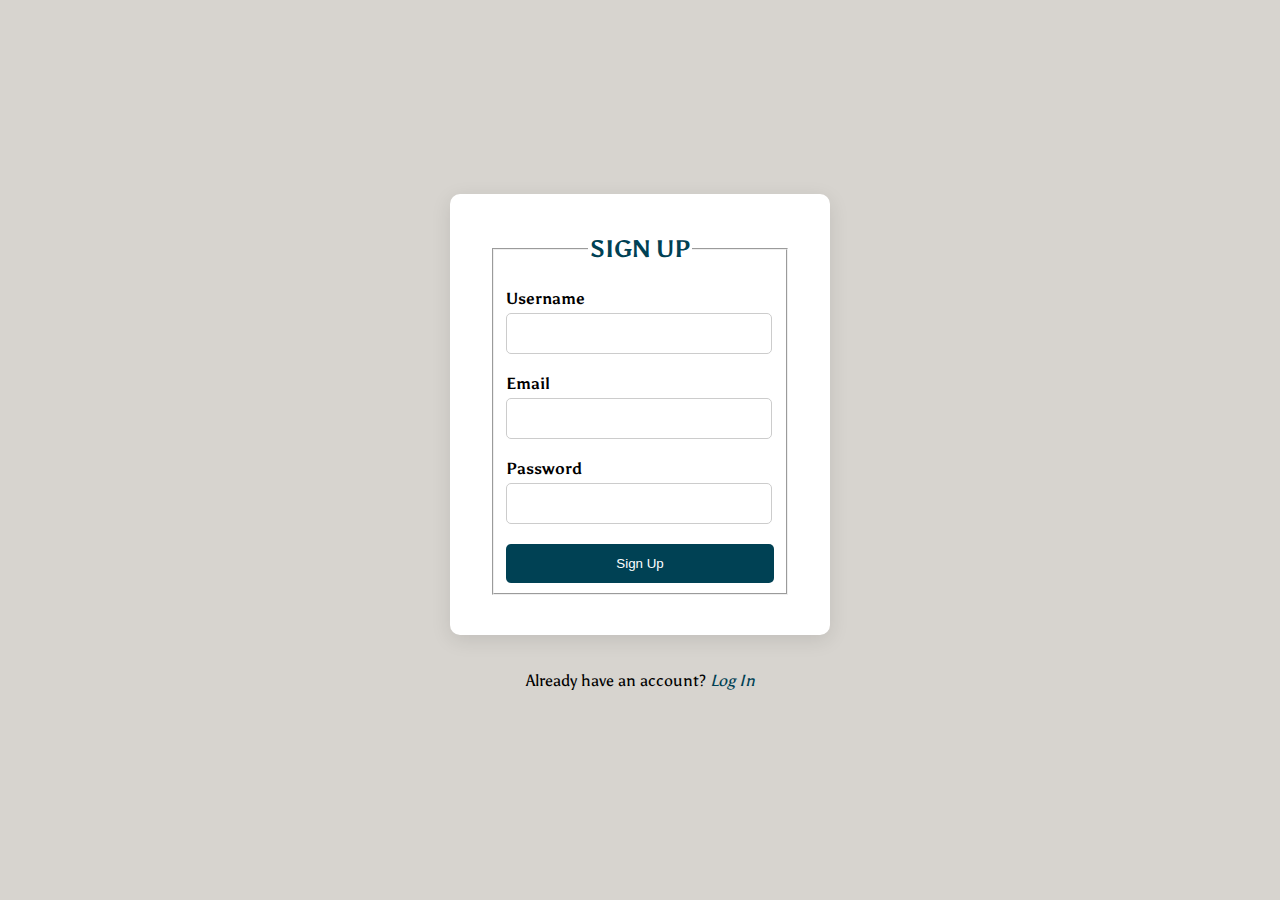
<file: santaiKAWAN/signup.html>
<!DOCTYPE html>
<html lang="en">
  <head>
    <meta charset="UTF-8" />
    <meta name="viewport" content="width=device-width, initial-scale=1.0" />
    <title>Oscent | Sign Up</title>
    <link rel="stylesheet" href="loginreg.css" />
    <link
      href="https://fonts.googleapis.com/css2?family=Asul:wght@400;700&family=Cedarville+Cursive&family=Eater&family=Gotu&family=Jacques+Francois&family=Julius+Sans+One&family=Parkinsans:wght@300..800&family=Playwrite+NL+Guides&family=Poltawski+Nowy:ital,wght@0,400..700;1,400..700&family=Poppins:ital,wght@0,100;0,200;0,300;0,400;0,500;0,600;0,700;0,800;0,900;1,100;1,200;1,300;1,400;1,500;1,600;1,700;1,800;1,900&display=swap"
      rel="stylesheet"
    />
  </head>
  <body>
    <div class="container">
      <form id="signupForm" class="signup-form">
        <fieldset>
          <legend class="legend">
            <span class="oscent">SIGN UP</span>
          </legend>
          <div class="form-group">
            <label for="username">Username</label>
            <input type="text" id="username" name="username" required />
          </div>
          <div class="form-group">
            <label for="email">Email</label>
            <input type="email" id="email" name="email" required />
          </div>
          <div class="form-group">
            <label for="password">Password</label>
            <input type="password" id="password" name="password" required />
          </div>
          <button type="submit" class="btn-signup">Sign Up</button>
        </fieldset>
      </form>
      <div class="login-section">
        <p>
          Already have an account?
          <a href="login.html" class="login-link">Log In</a>
        </p>
      </div>
    </div>
    <script src="signup-script1.js"></script>
  </body>
</html>
</file>
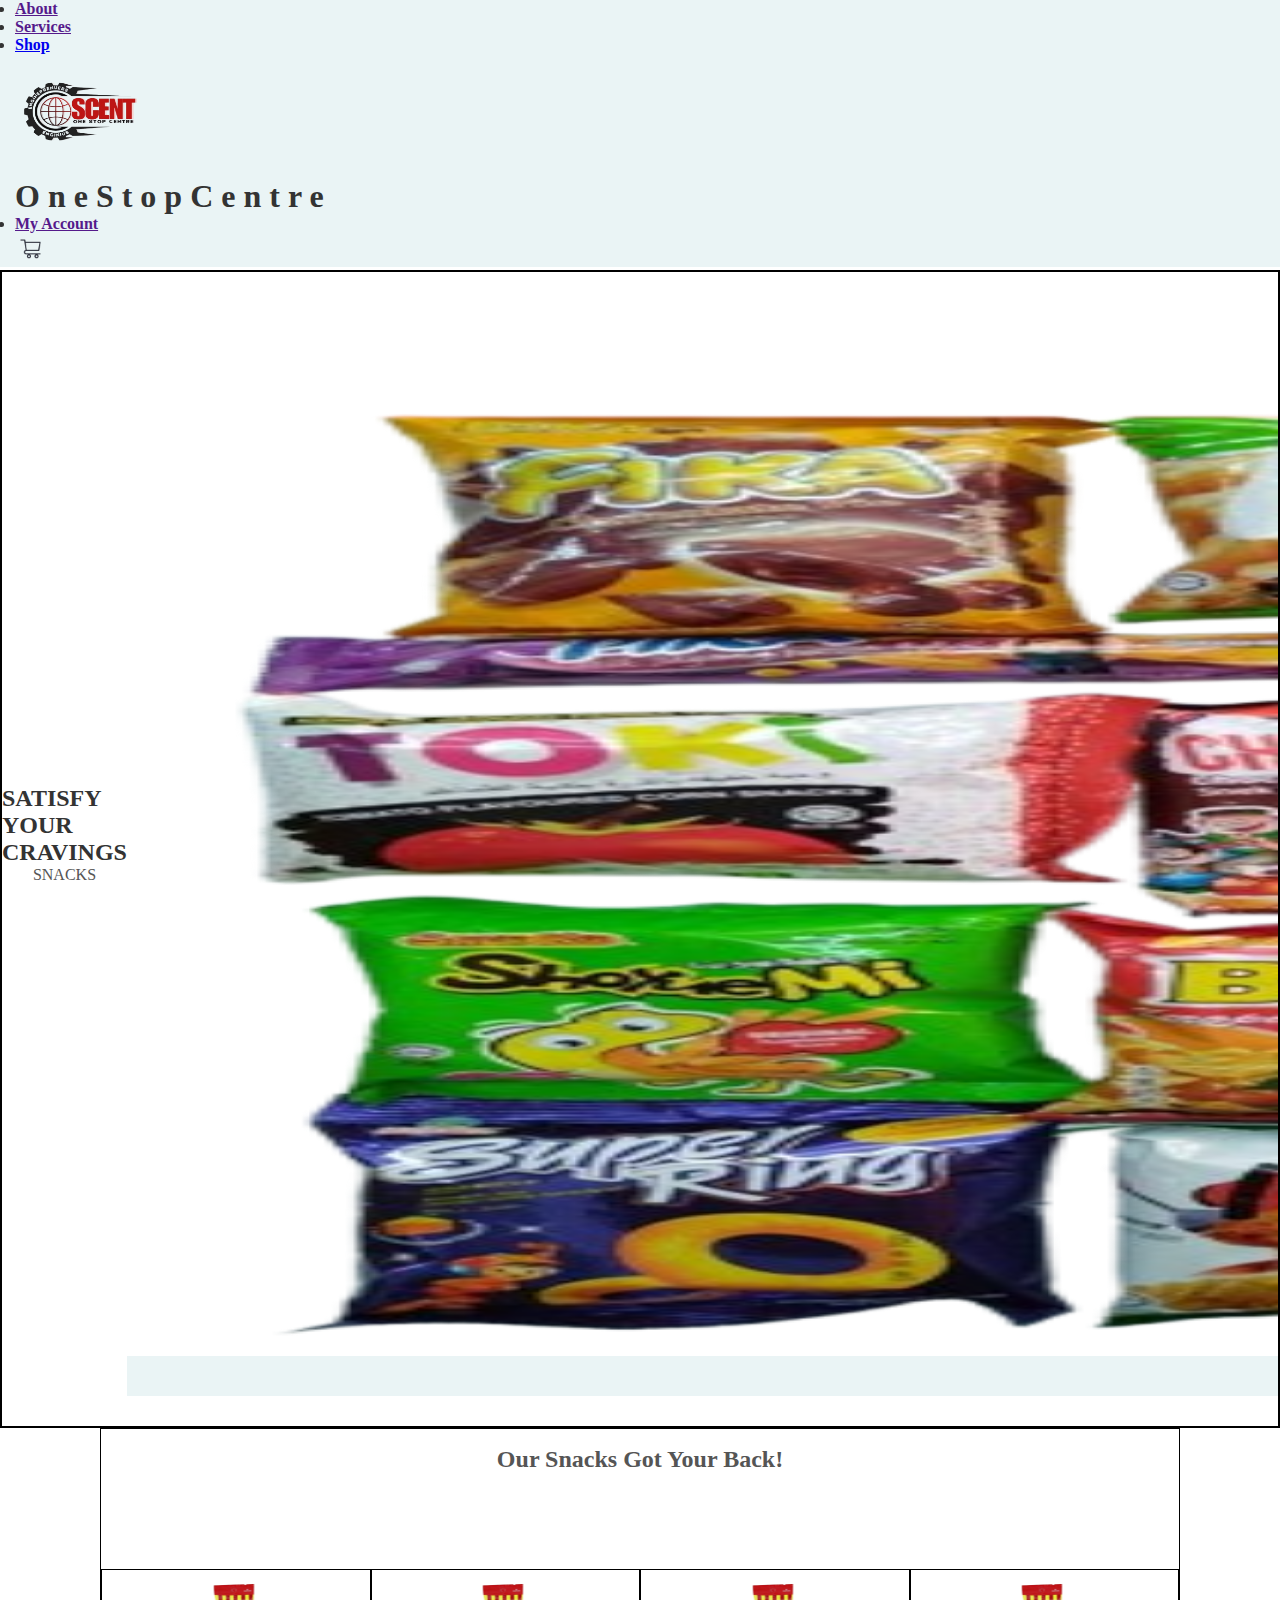
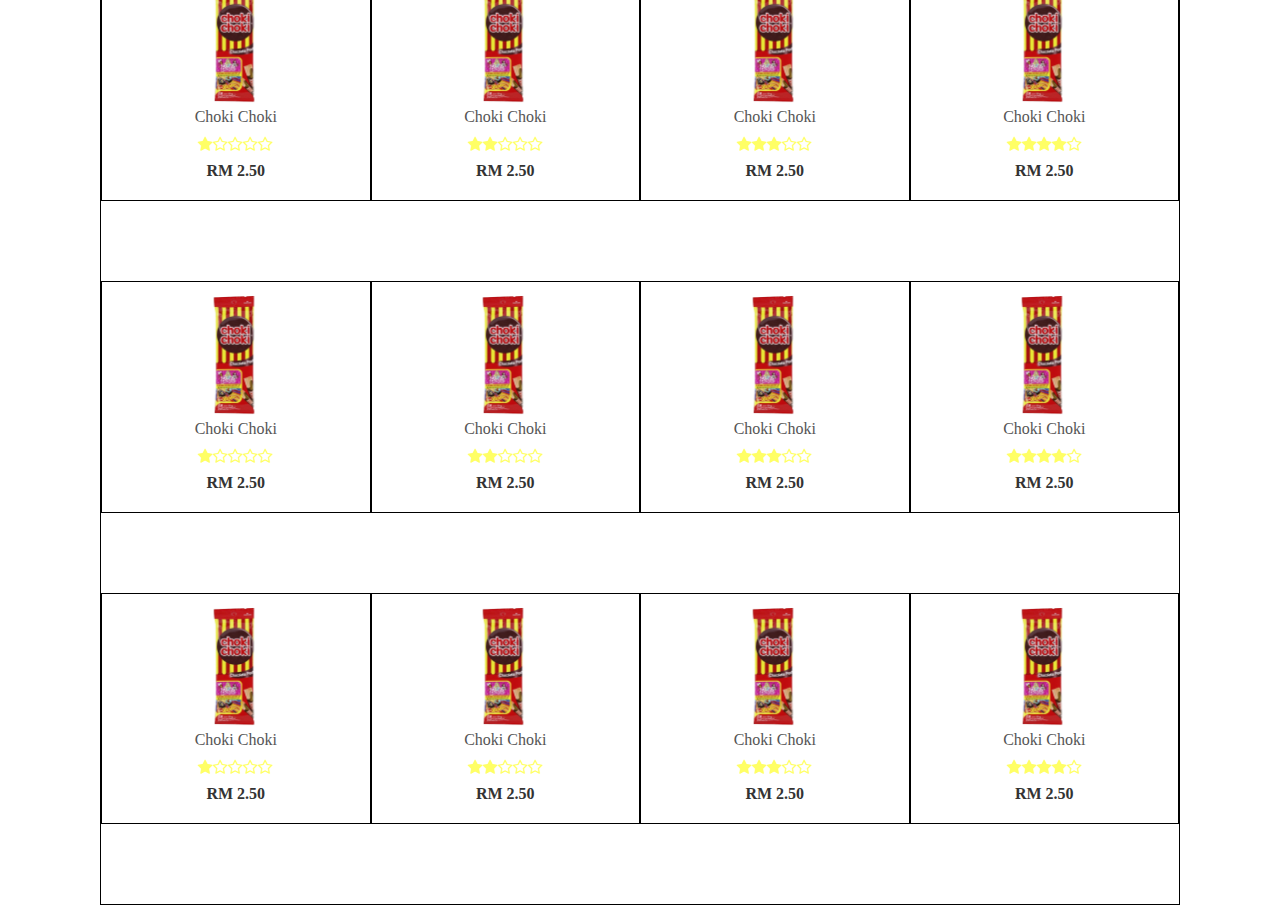
<file: santaiKAWAN/snacks.html>
<!DOCTYPE html>
<html lang="en">
  <head>
    <meta charset="UTF-8" />
    <meta name="viewport" content="width=device-width, initial-scale=1.0" />
    <title>Oscent | Snacks</title>
    <link rel="stylesheet" href="skstyle.css" />
    <link
      href="https://fonts.googleapis.com/css2?family=Jacques+Francois&family=Parkinsans:wght@300..800&family=Poppins:ital,wght@0,100;0,200;0,300;0,400;0,500;0,600;0,700;0,800;0,900;1,100;1,200;1,300;1,400;1,500;1,600;1,700;1,800;1,900&display=swap"
      rel="stylesheet"
    />
    <link href="https://fonts.googleapis.com/css2?family=Eater&family=Jacques+Francois&family=Parkinsans:wght@300..800&family=Poppins:ital,wght@0,100;0,200;0,300;0,400;0,500;0,600;0,700;0,800;0,900;1,100;1,200;1,300;1,400;1,500;1,600;1,700;1,800;1,900&display=swap" rel="stylesheet">
    <link
      rel="stylesheet"
      href="//maxcdn.bootstrapcdn.com/font-awesome/4.1.0/css/font-awesome.min.css"
    />
  </head>
  <body>
    <div class="header">
        <div class="container">
          <div class="navbar">
              <!-- LEFT NAVBAR -->
               <div class="navbar-left">
                  <ul>
                      <li><a href="">About</a></li>
                      <li><a href="">Services</a></li>
                      <li><a href="shop.html">Shop</a></li></nav>
                    </ul>
               </div>
               <!-- RIGHT NAVBAR-->
               <div class="navbar-center">
                  <div class="logo-icon">
                    <a href="index.html"><img src="images/logo.png" alt="" width="130px" height="120px"></a>
                      <h1>O n e S t o p C e n t r e</h1>
                  </div>
               </div>
               <div class="navbar-right">
                  <ul>
                      <li><a href="">My Account</a></li>
                  </ul>
                  <img src="images/cart.png" alt="" width="30px" height="30px">
               </div>
          </div>
        </div>
        <!---------------POSTER -------------------------->
        <div class="poster">
            <div class="row">
                <!--- For the text --->
                <div class="col-2 text-box">
                    <div class="text-content">
                        <h2>SATISFY <br>
                            YOUR <br>
                            CRAVINGS
                        </h2>
                        <h4>SNACKS</h4>
                    </div>
                </div>
                <div class="col-2">
                    <img src="images/jajanjpg.png" width="3200px" height="1080px">
            <div class="poster-text">
                </div>
            </div>
            </div>          
                </div>
            </div>
        </div>
        </div>
          
        <!------------------------ SNACKS OPTIONS ----------------------------->
        <div class="snack-options"><div class="small-container">
            <h2 class="title">Our Snacks Got Your Back!</h2>
            <div class="row">
                <div class="col-4">
                    <img src="images/chokichoki-removebg-preview.png" alt="">
                    <h4>Choki Choki</h4>
                    <div class="rating">
                        <i class="fa fa-star"></i>
                        <i class="fa fa-star-o"></i>
                        <i class="fa fa-star-o"></i>
                        <i class="fa fa-star-o"></i>
                        <i class="fa fa-star-o"></i>
                      </div>
                      <p>RM 2.50</p>
                    </div>
                    <div class="col-4">
                        <img src="images/chokichoki-removebg-preview.png" alt="">
                        <h4>Choki Choki</h4>
                        <div class="rating">
                            <i class="fa fa-star"></i>
                            <i class="fa fa-star"></i>
                            <i class="fa fa-star-o"></i>
                            <i class="fa fa-star-o"></i>
                            <i class="fa fa-star-o"></i>
                          </div>
                          <p>RM 2.50</p>
                        </div>    
                        <div class="col-4">
                            <img src="images/chokichoki-removebg-preview.png" alt="">
                            <h4>Choki Choki</h4>
                            <div class="rating">
                                <i class="fa fa-star"></i>
                                <i class="fa fa-star"></i>
                                <i class="fa fa-star"></i>
                                <i class="fa fa-star-o"></i>
                                <i class="fa fa-star-o"></i>
                              </div>
                              <p>RM 2.50</p>
                            </div>  
                            <div class="col-4">
                                <img src="images/chokichoki-removebg-preview.png" alt="">
                                <h4>Choki Choki</h4>
                                <div class="rating">
                                    <i class="fa fa-star"></i>
                                    <i class="fa fa-star"></i>
                                    <i class="fa fa-star"></i>
                                    <i class="fa fa-star"></i>
                                    <i class="fa fa-star-o"></i>
                                  </div>
                                  <p>RM 2.50</p>
                                </div>                      
                </div>
                <div class="row">
                    <div class="col-4">
                        <img src="images/chokichoki-removebg-preview.png" alt="">
                        <h4>Choki Choki</h4>
                        <div class="rating">
                            <i class="fa fa-star"></i>
                            <i class="fa fa-star-o"></i>
                            <i class="fa fa-star-o"></i>
                            <i class="fa fa-star-o"></i>
                            <i class="fa fa-star-o"></i>
                          </div>
                          <p>RM 2.50</p>
                        </div>
                        <div class="col-4">
                            <img src="images/chokichoki-removebg-preview.png" alt="">
                            <h4>Choki Choki</h4>
                            <div class="rating">
                                <i class="fa fa-star"></i>
                                <i class="fa fa-star"></i>
                                <i class="fa fa-star-o"></i>
                                <i class="fa fa-star-o"></i>
                                <i class="fa fa-star-o"></i>
                              </div>
                              <p>RM 2.50</p>
                            </div>    
                            <div class="col-4">
                                <img src="images/chokichoki-removebg-preview.png" alt="">
                                <h4>Choki Choki</h4>
                                <div class="rating">
                                    <i class="fa fa-star"></i>
                                    <i class="fa fa-star"></i>
                                    <i class="fa fa-star"></i>
                                    <i class="fa fa-star-o"></i>
                                    <i class="fa fa-star-o"></i>
                                  </div>
                                  <p>RM 2.50</p>
                                </div>  
                                <div class="col-4">
                                    <img src="images/chokichoki-removebg-preview.png" alt="">
                                    <h4>Choki Choki</h4>
                                    <div class="rating">
                                        <i class="fa fa-star"></i>
                                        <i class="fa fa-star"></i>
                                        <i class="fa fa-star"></i>
                                        <i class="fa fa-star"></i>
                                        <i class="fa fa-star-o"></i>
                                      </div>
                                      <p>RM 2.50</p>
                                    </div>                      
                    </div>
                    <div class="row">
                        <div class="col-4">
                            <img src="images/chokichoki-removebg-preview.png" alt="">
                            <h4>Choki Choki</h4>
                            <div class="rating">
                                <i class="fa fa-star"></i>
                                <i class="fa fa-star-o"></i>
                                <i class="fa fa-star-o"></i>
                                <i class="fa fa-star-o"></i>
                                <i class="fa fa-star-o"></i>
                              </div>
                              <p>RM 2.50</p>
                            </div>
                            <div class="col-4">
                                <img src="images/chokichoki-removebg-preview.png" alt="">
                                <h4>Choki Choki</h4>
                                <div class="rating">
                                    <i class="fa fa-star"></i>
                                    <i class="fa fa-star"></i>
                                    <i class="fa fa-star-o"></i>
                                    <i class="fa fa-star-o"></i>
                                    <i class="fa fa-star-o"></i>
                                  </div>
                                  <p>RM 2.50</p>
                                </div>    
                                <div class="col-4">
                                    <img src="images/chokichoki-removebg-preview.png" alt="">
                                    <h4>Choki Choki</h4>
                                    <div class="rating">
                                        <i class="fa fa-star"></i>
                                        <i class="fa fa-star"></i>
                                        <i class="fa fa-star"></i>
                                        <i class="fa fa-star-o"></i>
                                        <i class="fa fa-star-o"></i>
                                      </div>
                                      <p>RM 2.50</p>
                                    </div>  
                                    <div class="col-4">
                                        <img src="images/chokichoki-removebg-preview.png" alt="">
                                        <h4>Choki Choki</h4>
                                        <div class="rating">
                                            <i class="fa fa-star"></i>
                                            <i class="fa fa-star"></i>
                                            <i class="fa fa-star"></i>
                                            <i class="fa fa-star"></i>
                                            <i class="fa fa-star-o"></i>
                                          </div>
                                          <p>RM 2.50</p>
                                        </div>                      
                        </div>
            </div>   
        </div>
    </div> 
  </body>
</html>
</file>
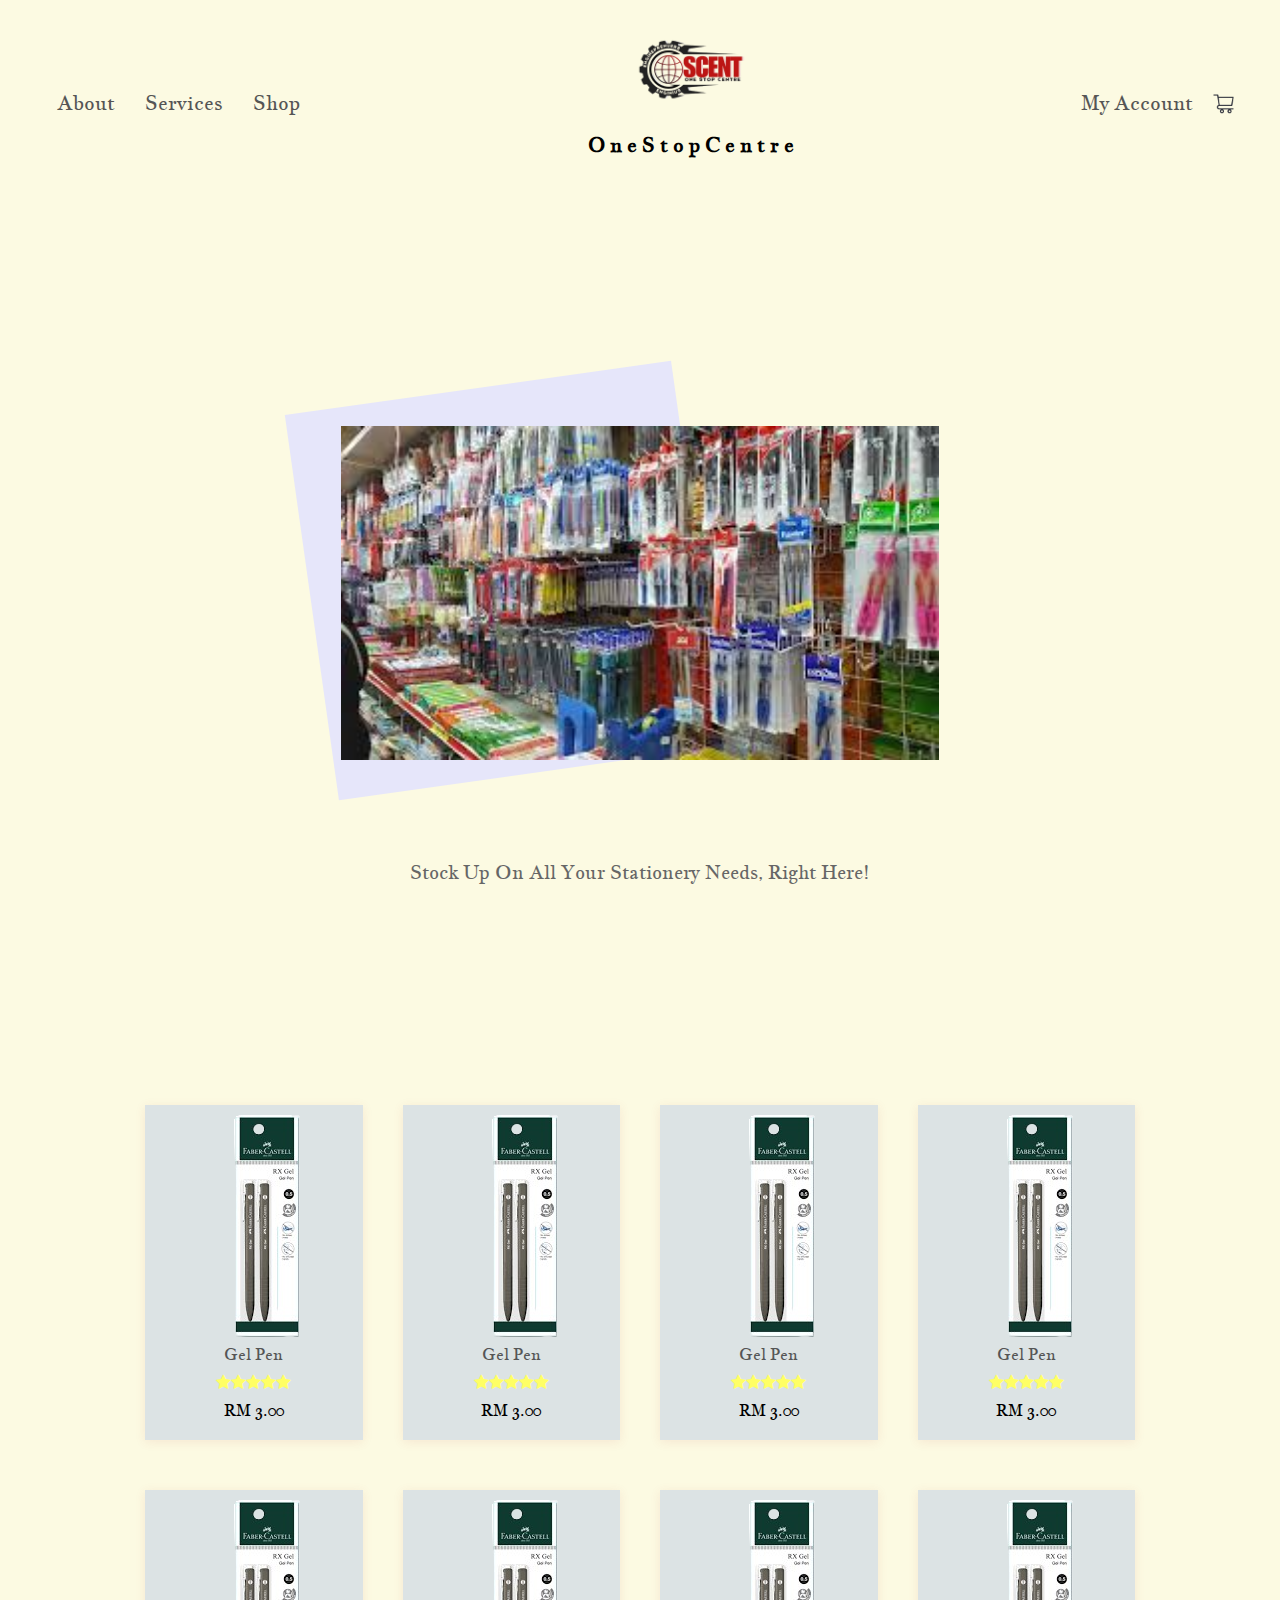
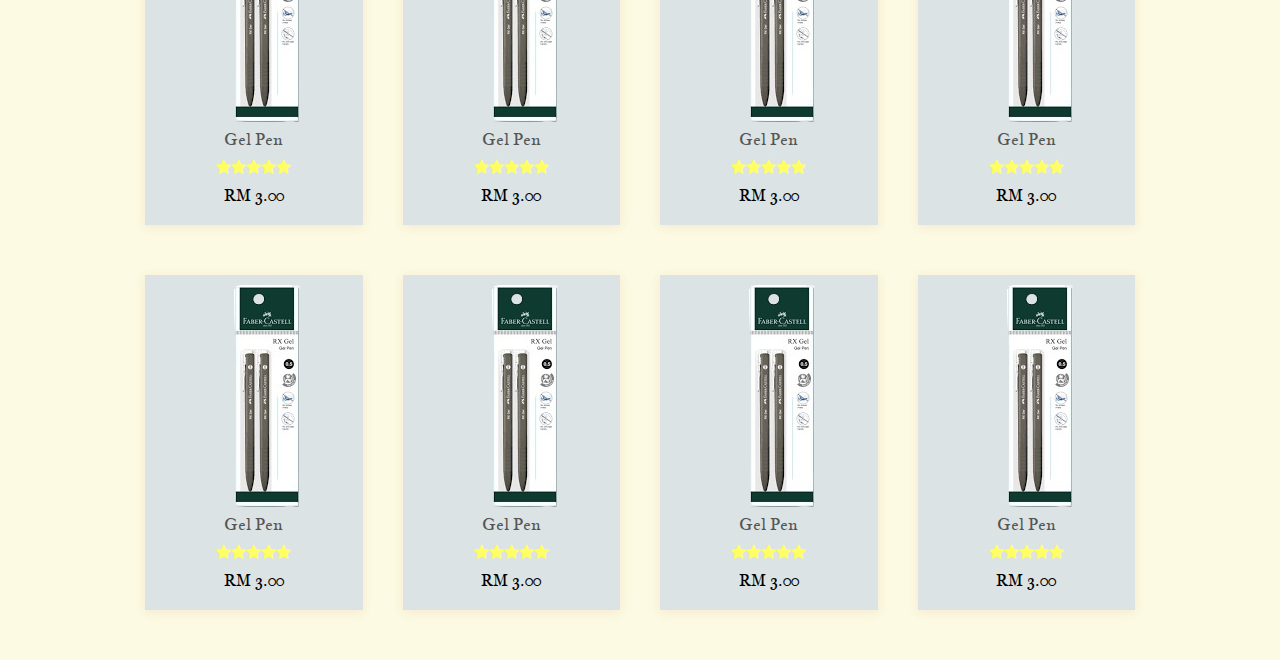
<file: santaiKAWAN/stationary.html>
<!DOCTYPE html>
<html lang="en">
  <head>
    <meta charset="UTF-8" />
    <meta name="viewport" content="width=device-width, initial-scale=1.0" />
    <title>Oscent | Stationary</title>
    <link rel="stylesheet" href="stastyle.css" />
    <link
      href="https://fonts.googleapis.com/css2?family=Jacques+Francois&family=Parkinsans:wght@300..800&family=Poppins:ital,wght@0,100;0,200;0,300;0,400;0,500;0,600;0,700;0,800;0,900;1,100;1,200;1,300;1,400;1,500;1,600;1,700;1,800;1,900&display=swap"
      rel="stylesheet"
    />
    <link href="https://fonts.googleapis.com/css2?family=Eater&family=Jacques+Francois&family=Parkinsans:wght@300..800&family=Poppins:ital,wght@0,100;0,200;0,300;0,400;0,500;0,600;0,700;0,800;0,900;1,100;1,200;1,300;1,400;1,500;1,600;1,700;1,800;1,900&display=swap" rel="stylesheet">
    <link
      rel="stylesheet"
      href="//maxcdn.bootstrapcdn.com/font-awesome/4.1.0/css/font-awesome.min.css"
    />
  </head>
  <body>
    <div class="header">
        <div class="container">
          <div class="navbar">
              <!-- LEFT NAVBAR -->
               <div class="navbar-left">
                  <ul>
                      <li><a href="">About</a></li>
                      <li><a href="">Services</a></li>
                      <li><a href="shop.html">Shop</a></li></nav>
                    </ul>
               </div>
               <!-- RIGHT NAVBAR-->
               <div class="navbar-center">
                  <div class="logo-icon">
                    <a href="index.html"><img src="images/logo.png" alt="" width="130px" height="120px"></a>
                      <h1>O n e S t o p C e n t r e</h1>
                  </div>
               </div>
               <div class="navbar-right">
                  <ul>
                      <li><a href="">My Account</a></li>
                  </ul>
                  <img src="images/cart.png" alt="" width="30px" height="30px">
               </div>
          </div>
        </di
        <!---------------POSTER -------------------------->
        <div class="poster">
            <div class="row">
              <div class="tilted-box"></div>
              <img src="images/stationary.png" />
    
                
                <p>Stock Up On All Your Stationery Needs, Right Here!</p>
            </div>
          </div>
          <!----------------------- STATIONARY OPTIONS --------------------->
          <div class="stationary-options">
            <div class="small-container">
                <div class="row2">
                    <div class="col-4">
                        <img src="images/pen-removebg-preview.png" alt="">
                        <h4>Gel Pen</h4>
                        <div class="rating">
                            <i class="fa fa-star"></i>
                            <i class="fa fa-star"></i>
                            <i class="fa fa-star"></i>
                            <i class="fa fa-star"></i>
                            <i class="fa fa-star"></i>
                          </div>
                          <p>RM 3.00</p>
                    </div>
                    <div class="col-4">
                        <img src="images/pen-removebg-preview.png" alt="">
                        <h4>Gel Pen</h4>
                        <div class="rating">
                            <i class="fa fa-star"></i>
                            <i class="fa fa-star"></i>
                            <i class="fa fa-star"></i>
                            <i class="fa fa-star"></i>
                            <i class="fa fa-star"></i>
                          </div>
                          <p>RM 3.00</p>
                    </div>
                    <div class="col-4">
                        <img src="images/pen-removebg-preview.png" alt="">
                        <h4>Gel Pen</h4>
                        <div class="rating">
                            <i class="fa fa-star"></i>
                            <i class="fa fa-star"></i>
                            <i class="fa fa-star"></i>
                            <i class="fa fa-star"></i>
                            <i class="fa fa-star"></i>
                          </div>
                          <p>RM 3.00</p>
                    </div>
                    <div class="col-4">
                        <img src="images/pen-removebg-preview.png" alt="">
                        <h4>Gel Pen</h4>
                        <div class="rating">
                            <i class="fa fa-star"></i>
                            <i class="fa fa-star"></i>
                            <i class="fa fa-star"></i>
                            <i class="fa fa-star"></i>
                            <i class="fa fa-star"></i>
                          </div>
                          <p>RM 3.00</p>
                    </div>
                </div><div class="row2">
                    <div class="col-4">
                        <img src="images/pen-removebg-preview.png" alt="">
                        <h4>Gel Pen</h4>
                        <div class="rating">
                            <i class="fa fa-star"></i>
                            <i class="fa fa-star"></i>
                            <i class="fa fa-star"></i>
                            <i class="fa fa-star"></i>
                            <i class="fa fa-star"></i>
                          </div>
                          <p>RM 3.00</p>
                    </div>
                    <div class="col-4">
                        <img src="images/pen-removebg-preview.png" alt="">
                        <h4>Gel Pen</h4>
                        <div class="rating">
                            <i class="fa fa-star"></i>
                            <i class="fa fa-star"></i>
                            <i class="fa fa-star"></i>
                            <i class="fa fa-star"></i>
                            <i class="fa fa-star"></i>
                          </div>
                          <p>RM 3.00</p>
                    </div>
                    <div class="col-4">
                        <img src="images/pen-removebg-preview.png" alt="">
                        <h4>Gel Pen</h4>
                        <div class="rating">
                            <i class="fa fa-star"></i>
                            <i class="fa fa-star"></i>
                            <i class="fa fa-star"></i>
                            <i class="fa fa-star"></i>
                            <i class="fa fa-star"></i>
                          </div>
                          <p>RM 3.00</p>
                    </div>
                    <div class="col-4">
                        <img src="images/pen-removebg-preview.png" alt="">
                        <h4>Gel Pen</h4>
                        <div class="rating">
                            <i class="fa fa-star"></i>
                            <i class="fa fa-star"></i>
                            <i class="fa fa-star"></i>
                            <i class="fa fa-star"></i>
                            <i class="fa fa-star"></i>
                          </div>
                          <p>RM 3.00</p>
                    </div>
                </div>
                <div class="row2">
                    <div class="col-4">
                        <img src="images/pen-removebg-preview.png" alt="">
                        <h4>Gel Pen</h4>
                        <div class="rating">
                            <i class="fa fa-star"></i>
                            <i class="fa fa-star"></i>
                            <i class="fa fa-star"></i>
                            <i class="fa fa-star"></i>
                            <i class="fa fa-star"></i>
                          </div>
                          <p>RM 3.00</p>
                    </div>
                    <div class="col-4">
                        <img src="images/pen-removebg-preview.png" alt="">
                        <h4>Gel Pen</h4>
                        <div class="rating">
                            <i class="fa fa-star"></i>
                            <i class="fa fa-star"></i>
                            <i class="fa fa-star"></i>
                            <i class="fa fa-star"></i>
                            <i class="fa fa-star"></i>
                          </div>
                          <p>RM 3.00</p>
                    </div>
                    <div class="col-4">
                        <img src="images/pen-removebg-preview.png" alt="">
                        <h4>Gel Pen</h4>
                        <div class="rating">
                            <i class="fa fa-star"></i>
                            <i class="fa fa-star"></i>
                            <i class="fa fa-star"></i>
                            <i class="fa fa-star"></i>
                            <i class="fa fa-star"></i>
                          </div>
                          <p>RM 3.00</p>
                    </div>
                    <div class="col-4">
                        <img src="images/pen-removebg-preview.png" alt="">
                        <h4>Gel Pen</h4>
                        <div class="rating">
                            <i class="fa fa-star"></i>
                            <i class="fa fa-star"></i>
                            <i class="fa fa-star"></i>
                            <i class="fa fa-star"></i>
                            <i class="fa fa-star"></i>
                          </div>
                          <p>RM 3.00</p>
                    </div>
                </div>
            </div>
          </div>
        </body>
      </html>
</file>
<file: santaiKAWAN/style.css>
* {
  margin: 0;
  padding: 0;
  box-sizing: border-box;
}

body {
  font-family: "Gotu", serif;
  font-weight: bold;
  background-color: #f9f9f9;
  color: #333;
}

/* Navbar Styling */

header {
  background-color: #fff;
  padding: 5px 20px;
}

.bar {
  padding: 0;
  height: 40px;
  width: 100%;
  background: #004154;
}

.navbar {
  display: flex;
  justify-content: space-between;
  align-items: center;
}

/* Left Navbar */

.navbar-left ul {
  margin: 20px;
  display: flex;
  list-style: none;
  padding: 5px;
}

.navbar-left ul li {
  margin-right: 20px;
}

.navbar-left ul li a {
  font-family: "Gotu", serif;
  color: #333;
  text-decoration: none;
  font-size: 16px;
  transition: color 0.3s;
}

.navbar-left ul li a:hover {
  color: #00bcd4;
}

.navbar-left .search-container {
  background: #eaf4f5; /*container background color */
  float: right;
  border-radius: 30px;
}

.navbar-left input[type="text"] {
  text-align: center;
  padding: 6px;
  font-size: 17px;
  border: none;
  outline: none; /* Removes outline when focused */
  background: #eaf4f5; /* Matches the container background */
  color: black; /* Ensure text is visible */
  border-radius: 30px; /* Optional: matches the container */
}

.navbar-left .search-container button {
  background: #eaf4f5; /* Matches the container background */
  border: none;
  cursor: pointer;
  padding: 6px;
  color: white; /* Ensures icon is visible */
  font-size: 17px;
}

.navbar-left .search-container button i {
  color: black; /* Ensures icon is visible */
}

.navbar-left .search-container button:hover {
  background: #008c9e;
}

.navbar-left input[type="text"]::placeholder {
  color: black;
}

/* Center Navbar */
.navbar-center {
  text-align: center;
  margin-right: auto;
  margin-left: auto; /*GAPO TAK CENTER*/
}

.navbar-center::after {
  margin-top: 5px;
  padding-top: 5px;
  content: "";
  background: #004154;
  width: 100%;
  height: 1px;
  position: absolute;
  left: 50%;
  transform: translate(-50%);
}

.logo {
  display: block;
  margin: 0 auto;
}

.tagline {
  color: #000;
  font-size: 18px;
  margin-top: 8px;
  font-weight: 500;
}

/* Right Navbar */
.navbar-right {
  padding-bottom: 20px;
  display: flex;
  align-items: center;
}
.navbar-right ul {
  display: flex;
  list-style: none;
  align-items: center;
  margin-left: auto;
}

.navbar-right ul li {
  padding: 10px;
}

.navbar-right ul li a {
  color: #000;
  text-decoration: none;
  font-size: 16px;
  transition: color 0.3s;
}

.navbar-right ul li a:hover {
  color: #00bcd4;
}

.cart-icon {
  font-size: 18px;
  color: #000;
  cursor: pointer;
}

.cart-icon:hover {
  color: #00bcd4;
}

/* ------------------------landing page ahahahah------------*/

.row {
  display: flex;
  justify-content: space-between;
  align-items: center;
}

.col-2 {
  flex-basis: 45%;
  text-align: center; /* penting because we need the items to be center aligned */
}

.col-2 h2 {
  font-size: 60px;
  line-height: 1.5;
  font-family: "Poltawski Nowy", serif;
  text-align: left;
  padding-left: 50px;
  position: relative; /* yang ni je penting */
}

.col-2 h2::after {
  content: "";
  background-color: #000;
  width: 70%;
  height: 2px;
  position: absolute; /* yang ni je penting */
  bottom: -10px;
  left: 55px;
}

.col-2 p {
  align-items: center;
  padding-left: 55px;
  font-size: 20px;
  line-height: 1.8;
  margin: 20px 0;
  text-align: left;
  font-family: "Jacques Francois", serif;
  position: relative; /* yang ni je penting */
}

.col-2 .para::after {
  content: "";
  background-color: #000;
  width: 70%;
  height: 2px;
  position: absolute; /* yang ni je penting */
  bottom: -10px;
  left: 55px;
}

.col-2 img {
  max-width: 100%;
  height: auto;
  border: 5px solid white;
  box-shadow: 0px 4px 8px rgba(0, 0, 0, 0.2);
}

.estNbutton {
  border: 3px solid #73ad21;
  font-size: 16px;
  margin-top: 20px;
  position: absolute; /* yang ni je penting */
  left: 200px;
}

.est {
  text-align: center;
  font-size: 16px;
  margin-top: 20px;
}

.btn {
  display: inline-block;
  background: #b6d3e3;
  color: black;
  padding: 8px 30px;
  margin: 10px 0;
  border-radius: 30px;
  font-size: 16px;
  text-align: center;
  transition: background 0.5s;
}

/* Responsive Design */
@media (max-width: 768px) {
  .navbar {
    flex-direction: column;
    text-align: center;
  }

  .navbar-left,
  .navbar-right {
    margin-bottom: 15px;
  }

  .navbar-left ul,
  .navbar-right ul {
    justify-content: center;
  }
}
</file>
<file: santaiKAWAN/bkstyle.css>
* {
  margin: 0;
  padding: 0;
  box-sizing: border-box;
}

body {
  font-family: "Jacques Francois", serif;
  font-weight: 400;
  font-style: normal;
}

.container {
  background-color: #fcfae2;
  max-width: 100%;
  margin: 0 auto;
  padding-left: 15px;
  padding-right: 15px;
}

.small-container {
  max-width: 1080px;
  margin: auto;
}

.col-4 {
  flex-basis: 25%;
  padding: 10px;
  min-width: 200px;
  margin-bottom: 50px;
  transition: transform 0.5;
  text-align: center;
}

.col-4 img {
  width: 100%;
}

.title {
  text-align: center;
  margin: 0 auto 80px;
  position: relative;
  line-height: 60px;
  color: #555;
}

.row {
  display: flex;
  align-items: center;
  flex-wrap: flex;
  justify-content: space-around;
  padding-bottom: 30px;
}

* {
  margin: 0;
  padding: 0;
  box-sizing: border-box;
}

body {
  font-family: "Gotu", serif;
  font-weight: bold;
  background-color: #eaf4f5;
  color: #333;
}

.bar {
  padding: 0;
  height: 40px;
  width: 100%;
  background: #004154;
}

header {
  color: #000;
  background-color: #fff;
}

/*------------------NAV BAR-------------------*/
.containerthatcontains {
  display: flex;
  justify-content: space-between;
  align-items: center;
  padding: 15px;
}

/* Logo styles */
.containerthatcontains .logo {
  flex-shrink: 0;
}

/* Links styles */
.containerthatcontains .links {
  display: flex;
  justify-content: center;
  align-items: center;
  gap: 35px;
  list-style-type: none;
  margin: 0;
  padding: 0;
}

.containerthatcontains li a {
  font-family: "Gotu", serif;
  color: #333;
  text-decoration: none;
  font-size: 33px;
  transition: color 0.3s;
}

.containerthatcontains .links i {
  color: grey; /* color of the bag*/
}

/* Search container styles */
.search-container {
  display: flex;
  align-items: center;
  background: #eaf4f5;
  border-radius: 30px;
  padding: 5px;
  box-shadow: 0px 4px 8px rgba(0, 0, 0, 0.2);
}

.search-container input[type="text"] {
  text-align: center;
  padding: 6px;
  font-size: 17px;
  border: none;
  outline: none;
  background: #eaf4f5;
  color: black;
  border-radius: 30px;
}

.search-container button {
  background: #eaf4f5;
  border: none;
  cursor: pointer;
  padding: 6px;
  font-size: 17px;
}

.search-container button i {
  color: black; /* Ensures icon is visible */
}

.search-container button:hover {
  background: #008c9e;
}

.search-container input[type="text"]::placeholder {
  color: black;
}

header::after {
  padding-top: 5px;
  content: "";
  background: #004154;
  width: 100%;
  height: 1px;
  position: absolute;
  left: 50%;
  transform: translate(-50%);
}

/* -------------------------- POSTER--------------------------------------*/
.poster {
  flex: 1;
  background: #ffffff;
  padding: 40px;
}

.poster-content {
  background: #dce3e4;
  display: flex;
  align-items: stretch;
  justify-content: space-between;
}
.text-box {
  flex: 0.5;
  display: flex;
  align-items: center;
  justify-content: center;
  padding: 50px;
}

.image-box {
  flex: 1;
  order: 2;
  display: flex;
  justify-content: center;
  align-items: center;
  padding: 0px;
  box-shadow: 0 2px 10px rgba(0, 0, 0, 0.1);
}

.image-box img {
  width: 100%;
  max-width: 600px;
  height: auto;
}

.text-content {
  text-align: center;
  background: #ffffff;
  box-shadow: 0 4px 8px rgba(0, 0, 0, 0.1);
  padding: 40px;
  padding: 80px;
  border: 3px solid rgb(0, 0, 0);
}

.text-content h1 {
  font-family: "Cedarville Cursive", cursive;
  font-weight: 500;
  font-style: normal;
  font-size: 5rem;
  line-height: 0.2;
}
.text-content h2 {
  font-family: "Jacques Francois", serif;
  font-size: 3rem;
  line-height: 1.2;
  margin: 0;
}

/*---------------------------breakfast options------------------------*/
.breakfast-options {
  background: #ffffff;
}
.breakfast-options .title {
  padding-top: 20px;
  font-family: "Jacques Francois", serif;
  font-weight: 400;
  font-style: normal;
  font-size: 20px;
}
h4 {
  color: #555;
  font-weight: normal;
  text-align: center;
}
.col-4 p {
  display: flex;
  justify-content: center;
  margin: 10px 0;
}

.breakfast-options .col-4 {
  margin: 10px 20px;
  background: #dce3e4;
  cursor: pointer;
  box-shadow: 0 2px 10px rgba(194, 66, 66, 0.1);
  transition: transform 0.5s;
  padding-left: 10px;
  padding-right: 10px;
}

.breakfast-options .col-4 .img {
  box-shadow: 0 0 20px 0px rgba(0, 0, 0, 0.1);
  transition: transform 0.5s;
}

.rating {
  display: flex;
  justify-content: center;
  margin: 10px 0;
}
.rating .fa {
  align-content: center;
  color: rgb(255, 180, 41);
}
.col-4:hover {
  transform: translateY(-5px);
}

/*-------------addition buttons-----------*/
/*--------number of water-------------*/
.quantity {
  display: flex;
  justify-content: center;
  align-items: center;
  margin: 10px 0;
  background: transparent;
}

.quantity-btn {
  background: transparent;
  padding: 5px 15px;
  cursor: pointer;
  font-size: 16px;
  font-weight: bold;
  transition: 0.3s;
}

.quantity-btn:hover {
  background-color: #004154;
  color: #fff;
}

.quantity-input {
  text-align: center;
  height: 30px;
  width: 40px;
  padding: 5px;
  border: 1px solid #004154;
  margin: 0 5px;
  background: transparent;
}

/* Add-to-cart button style */
.addtocart {
  display: block;
  width: 100%;
  background-color: #004154;
  color: #fff;
  text-align: center;
  border: none;
  padding: 10px;
  font-size: 16px;
  font-weight: bold;
  cursor: pointer;
  transition: 0.3s;
}

.addtocart {
  background-color: #004154;
}
</file>
<file: santaiKAWAN/cart1.css>
* {
  margin: 0;
  padding: 0;
  box-sizing: border-box;
}

body {
  font-family: "Gotu", serif;
  font-weight: bold;
  background-color: #f9f9f9;
  color: #333;
}

.bar {
  padding: 0;
  height: 40px;
  width: 100%;
  background: #004154;
}

header {
  color: #000;
  background-color: #fff;
}

/* MNAVBARRRRRRRRRRRRRRRRRRRRRRRRRRRRRRRRRRRRRRRR */
.containerthatcontains {
  display: flex;
  justify-content: space-between;
  align-items: center;
  padding: 15px;
}

/* Logo styles */
.containerthatcontains .logo {
  flex-shrink: 0;
}

/* Links styles */
.containerthatcontains .links {
  display: flex;
  justify-content: center;
  align-items: center;
  gap: 35px;
  list-style-type: none;
  margin: 0;
  padding: 0;
}

.containerthatcontains li a {
  font-family: "Gotu", serif;
  color: #333;
  text-decoration: none;
  font-size: 33px;
  transition: color 0.3s;
}

.containerthatcontains .links i {
  color: grey; /* color of the bag*/
}

/* Search container styles */
.search-container {
  display: flex;
  align-items: center;
  background: #eaf4f5;
  border-radius: 30px;
  padding: 5px;
  box-shadow: 0px 4px 8px rgba(0, 0, 0, 0.2);
}

.search-container input[type="text"] {
  text-align: center;
  padding: 6px;
  font-size: 17px;
  border: none;
  outline: none;
  background: #eaf4f5;
  color: black;
  border-radius: 30px;
}

.search-container button {
  background: #eaf4f5;
  border: none;
  cursor: pointer;
  padding: 6px;
  font-size: 17px;
}

.search-container button i {
  color: black; /* Ensures icon is visible */
}

.search-container button:hover {
  background: #008c9e;
}

.search-container input[type="text"]::placeholder {
  color: black;
}

header::after {
  margin-top: 5px;
  padding-top: 5px;
  content: "";
  background: #004154;
  width: 100%;
  height: 1px;
  position: absolute;
  left: 50%;
  transform: translate(-50%);
}

/* --------------------------- MAIN BODY ----------------------*/

@keyframes fadeIn {
  from {
    opacity: 0;
    transform: translateY(-20px);
  }
  to {
    opacity: 1;
    transform: translateY(0);
  }
}

/*-----new--------*/

.cart-container {
  max-width: 900px;
  margin: 40px auto;
  padding: 20px;
  font-family: "Gotu", serif;
  font-size: large;
}

table {
  width: 100%;
  border-collapse: collapse;
  margin-bottom: 20px;
}

table th,
table td {
  padding: 10px;
  text-align: left;
}

table th {
  color: #000;
  font-weight: 100;
  /* display: none; */
}

.cart-footer {
  display: flex;
  justify-content: space-between;
  align-items: center;
}

button {
  padding: 15px 50px;
  border: none;
  border-radius: 4px;
  cursor: pointer;
}

button#continueShopping {
  background-color: #004154;
  color: #fff;
}

button#continueShopping:hover {
  background-color: #004154;
}

button#checkoutButton {
  background-color: #004154;
  color: #fff;
}

button#checkoutButton:hover {
  background-color: #004154;
}

#subtotal {
  font-size: 18px;
  font-weight: bold;
}
</file>
<file: santaiKAWAN/labstyle.css>
* {
  margin: 0;
  padding: 0;
  box-sizing: border-box;
}
body {
  font-family: "Jacques Francois", serif;
  font-weight: 400;
}
.container {
  background-color: #fcfae2;
  max-width: 100%;
  margin: 0 auto;
}
.small-container {
  max-width: 1080px;
  margin: auto;
  padding-left: 25px;
  padding-right: 25px;
}
.col-4 {
  flex-basis: 45%;
  margin: 20px;
  padding: 20px;
  text-align: center;
  background: #d4d8ea;
  border-radius: 10px;
  min-width: 280px;
  cursor: pointer;
}
.col-4 img {
  width: 100%;
  height: auto;
  object-fit: contain;
}
.title {
  text-align: center;
  margin-bottom: 50px;
  color: #555;
}
.row {
  display: flex;
  align-items: center;
  flex-wrap: wrap;
  justify-content: space-between;
  padding-bottom: 50px;
}
/*------------------NAV BAR-------------------*/
.navbar {
  display: flex;
  align-self: center;
  justify-content: space-between;
  padding: 12px;
}
.navbar-left,
.navbar-right {
  display: flex;
  align-items: center;
  padding: 0 15px;
}
.navbar-left ul,
.navbar-right ul {
  display: flex;
  list-style-type: none;
}
.navbar-left ul li,
.navbar-right ul li {
  margin: 0 15px;
}
.navbar-center img {
  display: block;
  margin: 0px auto;
  padding: 0px 5px;
}
.navbar-center h1 {
  align-items: center;
  font-size: 20px;
  margin-top: 0px;
  padding-bottom: 35px;
}
a {
  text-decoration: none;
  color: #555;
  font-size: 20px;
}
a:hover {
  color: rgb(179, 50, 211);
}
/*------------------ POOOOOOOOOOOOSTERRRRRRRRRRRRRRRRRRRRRR---------------------------*/
.poster {
  background: radial-gradient(#edecb2, #d4d8ea, #9499db);
  position: relative;
  width: 100%;
  height: 100vh;
  overflow: hidden;
}
.poster img {
  width: 100%;
  height: 100%;
  object-fit: cover; /* maeks the image not look distorted*/
  display: block;
  transform: scale(1);
}
.poster-text {
  position: absolute;
  top: 50%;
  left: 50%;
  transform: translate(-50%, -50%);
  text-align: center;
  color: #000;
  font-weight: bold;
}
.poster-text h4 {
  color: #ffffff;
  font-size: 3rem;
  text-transform: uppercase;
  font-weight: bold;
  margin: 0;
}
/*--------------------options--------------*/
.lab-options {
  background: #fcfae2;
}
.lab-options .title {
  padding-top: 30px;
}
.btn-group {
  display: flex;
  justify-content: center;
  margin-top: 10px;
}
.col-4 p {
  padding: 5px;
  padding-bottom: 20px;
}
.btn {
  display: inline-block;
  margin: 5px;
  padding: 20px;
  background-color: #d8bbe3;
  color: #000000;
  border-radius: 50%;
  font-size: 20px;
  font-weight: bold;
}
.btn:hover {
  transform: rotate(90deg);
  background-color: #9499db;
}
</file>
<file: santaiKAWAN/loginreg.css>
body {
  margin: 0;
  padding: 0;
  font-family: "Asul", serif;
  font-style: bold;
  background-color: #d7d4cf;
}

.container {
  display: flex;
  flex-direction: column;
  justify-content: center;
  align-items: center;
  height: 100vh;
}

.login-form,
.signup-form {
  background-color: #ffffff;
  border-radius: 10px;
  box-shadow: 0px 5px 20px rgba(0, 0, 0, 0.1);
  padding: 40px;
  width: 300px;
}

.legend {
  font-size: 1.5em;
  font-weight: bold;
  margin-bottom: 20px;
  text-align: center;
}

.legend .oscent {
  font-family: "Asul", serif;
  color: #004154;
}

.form-group {
  margin-bottom: 20px;
}

label {
  display: block;
  margin-bottom: 5px;
  font-weight: bold;
}

input[type="text"],
input[type="email"],
input[type="password"] {
  width: 240px;
  padding: 12px;
  border: 1px solid #ccc;
  border-radius: 5px;
}

button.btn-login,
button.btn-signup {
  display: block;
  width: 100%;
  padding: 12px;
  background-color: #004154;
  color: white;
  border: none;
  border-radius: 5px;
  cursor: pointer;
  transition: background-color 0.3s;
}

button.btn-login:hover,
button.btn-signup:hover {
  background-color: #e1d4c1;
}

button.btn-login:focus,
button.btn-signup:focus {
  outline: none;
}

.signup-section,
.login-section {
  margin-top: 20px;
  text-align: center;
}

.signup-link,
.login-link {
  color: #004154;
  text-decoration: none;
  font-style: italic;
}

.signup-link:hover,
.login-link:hover {
  text-decoration: underline;
}

@media (max-width: 600px) {
  .login-form,
  .signup-form {
    width: 80%;
  }
}
</file>
<file: santaiKAWAN/servicepage.css>
* {
  margin: 0;
  padding: 0;
  box-sizing: border-box;
}

body {
  font-family: "Gotu", serif;
  font-weight: bold;
  background-color: #f9f9f9;
  color: #333;
}

.bar {
  padding: 0;
  height: 40px;
  width: 100%;
  background: #004154;
}

header {
  color: #000;
  background-color: #fff;
}

/* MNAVBARRRRRRRRRRRRRRRRRRRRRRRRRRRRRRRRRRRRRRRR */
.containerthatcontains {
  display: flex;
  justify-content: space-between;
  align-items: center;
  padding: 15px;
}

/* Logo styles */
.containerthatcontains .logo {
  flex-shrink: 0;
}

/* Links styles */
.containerthatcontains .links {
  display: flex;
  justify-content: center;
  align-items: center;
  gap: 35px;
  list-style-type: none;
  margin: 0;
  padding: 0;
}

.containerthatcontains li a {
  font-family: "Gotu", serif;
  color: #333;
  text-decoration: none;
  font-size: 33px;
  transition: color 0.3s;
}

.containerthatcontains .links i {
  color: grey; /* color of the bag*/
}

/* Search container styles */
.search-container {
  display: flex;
  align-items: center;
  background: #eaf4f5;
  border-radius: 30px;
  padding: 5px;
  box-shadow: 0px 4px 8px rgba(0, 0, 0, 0.2);
}

.search-container input[type="text"] {
  text-align: center;
  padding: 6px;
  font-size: 17px;
  border: none;
  outline: none;
  background: #eaf4f5;
  color: black;
  border-radius: 30px;
}

.search-container button {
  background: #eaf4f5;
  border: none;
  cursor: pointer;
  padding: 6px;
  font-size: 17px;
}

.search-container button i {
  color: black; /* Ensures icon is visible */
}

.search-container button:hover {
  background: #008c9e;
}

.search-container input[type="text"]::placeholder {
  color: black;
}

header::after {
  margin-top: 5px;
  padding-top: 5px;
  content: "";
  background: #004154;
  width: 100%;
  height: 1px;
  position: absolute;
  left: 50%;
  transform: translate(-50%);
}

/*------------service options--------------------- */

#services {
  background: #fff;
  text-align: center;
}

.servicemsg {
  position: relative;
  display: inline-block;
  transform: translateX(-150%);
}

.servicemsg img {
  width: 100%; /* Increase the width */
  height: 100%; /* Increase the height */
}

.column-2 {
  transform: translateY(-90%);
  display: flex;
  flex-wrap: wrap;
  justify-content: center;
  align-items: center;
  gap: 2em;
  max-width: 80%;
  margin: 0 auto;
}

.service-option {
  justify-content: center;
  border: 1px solid #000;
  padding: 1em;
  border-radius: 8px;
  width: 284px;
  height: 460px;
  transition: transform 0.3s ease, box-shadow 0.3s ease;
  position: relative;
}

.service-option:hover {
  transform: scale(1.05);
  box-shadow: 0 8px 16px rgba(0, 0, 0, 0.2);
}

.service-option img {
  max-width: 100%;
  border-bottom: 1px solid #ddd;
  margin-bottom: 1em;
  transition: transform 0.3s ease;
}

.service-option:hover img {
  transform: scale(1.1);
}

.service-option2 {
  justify-content: center;
  border: 1px solid #000;
  padding: 1em;
  border-radius: 8px;
  width: 284px;
  height: 460px;
  transition: transform 0.3s ease, box-shadow 0.3s ease;
  position: relative;
}

.service-option2:hover {
  transform: scale(1.05);
  box-shadow: 0 8px 16px rgba(0, 0, 0, 0.2);
}

.service-option2 img {
  max-width: 100%;
  border-bottom: 1px solid #ddd;
  margin-top: 7em;
  margin-bottom: 4.8em;
  transition: transform 0.3s ease;
}

.service-option2:hover img {
  transform: scale(1.1);
}

.button-description {
  padding: 12px 80px;
  background-color: #004154;
  color: white;
  border: none;
  border-radius: 5px;
  cursor: pointer;
  transition: background-color 0.3s ease;
}

.button-description:hover {
  background-color: #eaf4f5;
}

.take-a-look-button {
  text-decoration: none;
  color: #fff;
}

.popup {
  display: none;
  position: absolute;
  top: 10px;
  left: 50%;
  transform: translateX(-50%);
  width: 250px;
  padding: 10px;
  background-color: rgba(255, 255, 255, 0.8);
  color: #000000;
  border-radius: 8px;
  text-align: center;
  z-index: 10;
  font-family: "Times New Roman", Times, serif;
}

.service-option:hover .popup {
  display: block;
}

.service-option:hover {
  transform: scale(1.05);
  box-shadow: 0 8px 16px rgba(0, 0, 0, 0.2);
}

.service-option2:hover .popup {
  display: block;
}

.service-option2:hover {
  transform: scale(1.05);
  box-shadow: 0 8px 16px rgba(0, 0, 0, 0.2);
}

h3 {
  font-family: "Didact Gothic", serif;
  font-weight: bold;
  font-size: 30px;
  margin-bottom: 13px;
}
</file>
<file: santaiKAWAN/shstyle.css>
* {
  margin: 0;
  padding: 0;
  box-sizing: border-box;
}

body {
  font-family: "Gotu", serif;
  font-weight: bold;
  background-color: #eaf4f5;
  color: #333;
}

.bar {
  padding: 0;
  height: 40px;
  width: 100%;
  background: #004154;
}

header {
  color: #000;
  background-color: #fff;
}

/* MNAVBARRRRRRRRRRRRRRRRRRRRRRRRRRRRRRRRRRRRRRRR */
.containerthatcontains {
  display: flex;
  justify-content: space-between;
  align-items: center;
  padding: 15px;
}

/* Logo styles */
.containerthatcontains .logo {
  flex-shrink: 0;
}

/* Links styles */
.containerthatcontains .links {
  display: flex;
  justify-content: center;
  align-items: center;
  gap: 35px;
  list-style-type: none;
  margin: 0;
  padding: 0;
}

.containerthatcontains li a {
  font-family: "Gotu", serif;
  color: #333;
  text-decoration: none;
  font-size: 33px;
  transition: color 0.3s;
}

.containerthatcontains .links i {
  color: grey; /* color of the bag*/
}

/* Search container styles */
.search-container {
  display: flex;
  align-items: center;
  background: #eaf4f5;
  border-radius: 30px;
  padding: 5px;
  box-shadow: 0px 4px 8px rgba(0, 0, 0, 0.2);
}

.search-container input[type="text"] {
  text-align: center;
  padding: 6px;
  font-size: 17px;
  border: none;
  outline: none;
  background: #eaf4f5;
  color: black;
  border-radius: 30px;
}

.search-container button {
  background: #eaf4f5;
  border: none;
  cursor: pointer;
  padding: 6px;
  font-size: 17px;
}

.search-container button i {
  color: black; /* Ensures icon is visible */
}

.search-container button:hover {
  background: #008c9e;
}

.search-container input[type="text"]::placeholder {
  color: black;
}

header::after {
  padding-top: 5px;
  content: "";
  background: #004154;
  width: 100%;
  height: 1px;
  position: absolute;
  left: 50%;
  transform: translate(-50%);
}

/* -------------------- shop OPTIONS--------------------*/

.row {
  display: flex;
  align-items: center;
  flex-wrap: wrap;
  justify-content: center;
  gap: 20px;
  padding-bottom: 50px;
}

.col-3 {
  flex-basis: 32%;
  max-width: 550px;
  height: 350px;
  margin: 0;
  position: relative;
}

.shop-options {
  background: #fcfae2;
  padding: 50px;
}

.col-3 img {
  background: #dce3e4;
  width: 100%;
  height: 100%;
  object-fit: cover;
  margin-bottom: 15px;
}

.col-3 h2 {
  position: absolute;
  top: 50%;
  left: 50%;
  transform: translate(-50%, -50%);
  color: white;
  font-size: 20px;
  font-weight: bold;
}

/* -----------------------second rowww-------------------------------*/

.shop-options img:hover {
  transform: translateY(-5px);
}

/*--------------footer-----------------*/

.footer {
  text-align: center;
  background: #c4c8e4;
  color: #8a8a8a;
  font-size: 14px;
}

.footer p {
  color: #8a8a8a;
}

.footer-col-1 h3 {
  padding-top: 30px;
}

.footer-col-1,
.footer-col-2,
.footer-col-3,
.footer-col-4 {
  min-width: 250px;
  margin-bottom: 20px;
}

.footer-col-1 {
  flex-basis: 30%;
}

.footer-col-2 {
  flex: 1;
  text-align: center;
}

.footer-col-2 img {
  width: 180px;
  margin-bottom: 20px;
}

.footer-col-3,
.footer-col-4 {
  flex-basis: 12%;
  text-align: center;
}

.footer ul {
  list-style-type: none;
}

.footer h3 {
  color: #000;
}

.app-logo {
  margin-top: 20px;
}

.app-logo img {
  width: 140px;
}

.footer hr {
  border: none;
  background: #b5b5b5;
  height: 1px;
  margin: 20px 0;
}

.copyright {
  text-align: center;
}

/* media query for menu*/

@media only screen and (max-width: 800) {
  nav ul {
    position: absolute;
    top: 70px;
    left: 0;
    background: #333;
    width: 100%;
  }

  nav ul li {
    display: block;
    margin-right: 50px;
    margin-top: 10px;
    margin-bottom: 50px;
  }
}
</file>
<file: santaiKAWAN/skstyle.css>
* {
  margin: 0;
  padding: 0;
  box-sizing: border-box;
}
body {
  font-family: "Jacques Francois", serif;
  font-weight: 400;
  font-style: normal;
}
.container {
  background-color: #eaf4f5;
  max-width: 100%;
  margin: 0 auto;
  padding-left: 15px;
  padding-right: 15px;
}
.small-container {
  max-width: 1080px;
  margin: auto;
  background-color: #ffffff;
  border: 1px solid black;

  /*border: 5px solid green;*/
}
.col-4 {
  flex-basis: 25%;
  padding: 10px;
  min-width: 200px;
  margin-bottom: 50px;
  transition: transform 0.5;
  text-align: center;
  border: 1px solid black;
}
.col-4 img {
  width: 50%;
}
.title {
  text-align: center;
  margin: 0 auto 80px;
  position: relative;
  line-height: 60px;
  color: #555;
}
.row {
  display: flex;
  align-items: center;
  flex-wrap: flex;
  justify-content: space-around;
  padding-bottom: 30px;
  /*border: 1px solid #4caf50;*/
}

* {
  margin: 0;
  padding: 0;
  box-sizing: border-box;
}

body {
  font-family: "Gotu", serif;
  font-weight: bold;
  background-color: #ffffff;
  color: #333;
}

.bar {
  padding: 0;
  height: 40px;
  width: 100%;
  background: #004154;
}

header {
  color: #000;
  background-color: #fff;
}

/* MNAVBARRRRRRRRRRRRRRRRRRRRRRRRRRRRRRRRRRRRRRRR */
.containerthatcontains {
  display: flex;
  justify-content: space-between;
  align-items: center;
  padding: 15px;
}

/* Logo styles */
.containerthatcontains .logo {
  flex-shrink: 0;
}

/* Links styles */
.containerthatcontains .links {
  display: flex;
  justify-content: center;
  align-items: center;
  gap: 35px;
  list-style-type: none;
  margin: 0;
  padding: 0;
}

.containerthatcontains li a {
  font-family: "Gotu", serif;
  color: #333;
  text-decoration: none;
  font-size: 33px;
  transition: color 0.3s;
}

.containerthatcontains .links i {
  color: grey; /* color of the bag*/
}

/* Search container styles */
.search-container {
  display: flex;
  align-items: center;
  background: #eaf4f5;
  border-radius: 30px;
  padding: 5px;
  box-shadow: 0px 4px 8px rgba(0, 0, 0, 0.2);
}

.search-container input[type="text"] {
  text-align: center;
  padding: 6px;
  font-size: 17px;
  border: none;
  outline: none;
  background: #eaf4f5;
  color: black;
  border-radius: 30px;
}

.search-container button {
  background: #eaf4f5;
  border: none;
  cursor: pointer;
  padding: 6px;
  font-size: 17px;
}

.search-container button i {
  color: black; /* Ensures icon is visible */
}

.search-container button:hover {
  background: #ffffff;
}

.search-container input[type="text"]::placeholder {
  color: black;
}

header::after {
  padding-top: 5px;
  content: "";
  background: #004154;
  width: 100%;
  height: 1px;
  position: absolute;
  left: 50%;
  transform: translate(-50%);
}
/* -------------------------- POSTER--------------------------------------*/
.poster {
  background: #ffffff;
  margin-top: 3px;
  margin-bottom: 40px 100px;
  gap: 30px;
  background-position: #eaf4f5;
  position: relative;
  border: 2px solid black;
  overflow: hidden;
}

.poster-content {
  display: flex;
  align-items: stretch;
  justify-content: space-between;
}

.image-box {
  order: 2;
  flex: 1;
  display: flex;
  align-items: center;
  justify-content: center;
  padding: 20px;
  background-color: #eaf4f5;
}

.poster-text {
  order: 2;
  flex: 0.5;
  display: flex;
  align-items: center;
  justify-content: center;
  padding: 20px;
  background-color: #eaf4f5;
}

.poster-text h4 {
  font-size: 3rem;
  text-transform: uppercase;
  font-weight: bold;
  margin: 0;
  color: #000;
  border: 2px solid green;
  letter-spacing: 15px;
  line-height: 2;
}

/*---------------------------Drinking options------------------------*/

.drinking-options {
  background: #ffffff;
}

.drinking-options .title {
  padding-top: 20px;
  font-family: "Jacques Francois", serif;
  font-weight: 400;
  font-style: normal;
  font-size: 20px;
}
h4 {
  color: #555;
  font-weight: normal;
  text-align: center;
}
.col-4 p {
  display: flex;
  justify-content: center;
  margin: 10px 0;
}

.drinking-options .col-4 {
  margin: 10px 20px;
  background: #eaf4f5;
  cursor: pointer;
  box-shadow: 0 2px 10px rgba(194, 66, 66, 0.1);
  transition: transform 0.5s;
  padding-left: 10px;
  padding-right: 10px;
  border: 3px;
}

.drinking-options .col-4 .img {
  box-shadow: 0 0 20px 0px rgba(0, 0, 0, 0.1);
  transition: transform 0.5s;
}
.rating {
  display: flex;
  justify-content: center;
  margin: 10px 0;
}
.rating .fa {
  align-content: center;
  color: rgb(255, 255, 101);
}
.col-4:hover {
  transform: translateY(-5px);
}
/*-------------addition buttons-----------*/
/*--------number of water-------------*/
.quantity {
  display: flex;
  justify-content: center;
  align-items: center;
  margin: 10px 0;
  background: transparent;
}

.quantity-btn {
  background: transparent;
  padding: 5px 15px;
  cursor: pointer;
  font-size: 16px;
  font-weight: bold;
  transition: 0.3s;
}

.quantity-btn:hover {
  background-color: #004154;
  color: #fff;
}

.quantity-input {
  text-align: center;
  height: 30px;
  width: 40px;
  padding: 5px;
  border: 1px solid #004154;
  margin: 0 5px;
  background: transparent;
}

/* Add-to-cart button style */
.addtocart {
  display: block;
  width: 100%;
  background-color: #004154;
  color: #ffffff;
  text-align: center;
  border: none;
  padding: 10px;
  font-size: 16px;
  font-weight: bold;
  cursor: pointer;
  transition: 0.3s;
}

.addtocart {
  background-color: #004154;
}
</file>
<file: santaiKAWAN/stastyle.css>
* {
  margin: 0;
  padding: 0;
  box-sizing: border-box;
}
body {
  font-family: "Jacques Francois", serif;
  font-weight: 400;
  font-style: normal;
  background-color: #fcfae2;
}
.container {
  max-width: 100%;
  margin: 0 auto;
  padding: 0 15px;
}
/* ----------------------NAVBAR ----------------------*/
.navbar {
  display: flex;
  align-self: center;
  justify-content: space-between;
  padding: 12px;
}
.navbar-left,
.navbar-right {
  display: flex;
  align-items: center;
  padding: 0 15px;
}
.navbar-left ul,
.navbar-right ul {
  display: flex;
  list-style-type: none;
}
.navbar-left ul li,
.navbar-right ul li {
  margin: 0 15px;
}
.navbar-center img {
  display: block;
  margin: 0px auto;
  padding: 0px 5px;
}
.navbar-center h1 {
  align-items: center;
  font-size: 20px;
  margin-top: 0px;
  padding-bottom: 35px;
}
a {
  text-decoration: none;
  color: #555;
  font-size: 20px;
}
a:hover {
  color: rgb(179, 50, 211);
}
/* POSTER */
.poster {
  position: relative;
  width: 100%;
  height: 100vh;
  display: flex;
  justify-content: center;
  align-items: center;
  overflow: hidden;
}
.poster .row {
  display: flex;
  flex-direction: column;
  align-items: center;
  position: relative;
  text-align: center;
  padding: 70px;
  margin: 70px;
}
.tilted-box {
  position: absolute;
  width: 65%;
  height: 65%;
  background-color: #e6e6fa;
  transform: rotate(-8deg);
  z-index: 1;
  top: 5%;
  left: -5%;
}
.poster img {
  width: 130%;
  height: 300px;
  max-width: 1500px;
  height: auto;
  object-fit: cover;
  position: relative;
  z-index: 2;
}
.poster-text {
  text-align: center;
  margin-top: 20px;
}
.title {
  position: absolute;
  top: 40%;
  left: 50%;
  transform: translate(-50%, -50%);
  font-size: 2rem;
  font-weight: 700;
  color: #333;
  z-index: 3;
}
.poster p {
  padding-top: 50px;
  margin-top: 50px;
  font-size: 1.2rem;
  color: #666;
}
/*---------------------STATIONARY OPTIONS -----------------------------*/
.small-container {
  max-width: 1080px;
  margin: auto;
  padding-left: 25px;
  padding-right: 25px;
}
.row2 {
  display: flex;
  align-items: center;
  flex-wrap: flex;
  justify-content: space-around;
  padding-bottom: 50px;
}
.stationary-options {
  background: #fcfae2;
}
.stationary-options .title {
  padding-top: 20px;
  font-family: "Jacques Francois", serif;
  font-weight: 400;
  font-style: normal;
  font-size: 20px;
}
h4 {
  color: #555;
  font-weight: normal;
  text-align: center;
}
.col-4 {
  flex-basis: 25%;
  padding: 10px;
  min-width: 200px;
  margin-bottom: 50px;
  transition: transform 0.5;
  text-align: center;
}
.col-4 p {
  display: flex;
  justify-content: center;
  margin: 10px 0;
}
.stationary-options .col-4 {
  margin: 0 20px;
  background: #dce3e4;
  cursor: pointer;
  box-shadow: 0 2px 10px rgba(194, 66, 66, 0.1);
  transition: transform 0.5s;
}
.stationary-options .col-4 .img {
  box-shadow: 0 0 20px 0px rgba(0, 0, 0, 0.1);
  transition: transform 0.5s;
}
.rating {
  display: flex;
  justify-content: center;
  margin: 10px 0;
}
.rating .fa {
  align-content: center;
  color: rgb(255, 255, 101);
}
.col-4:hover {
  transform: translateY(-5px);
}
</file>
